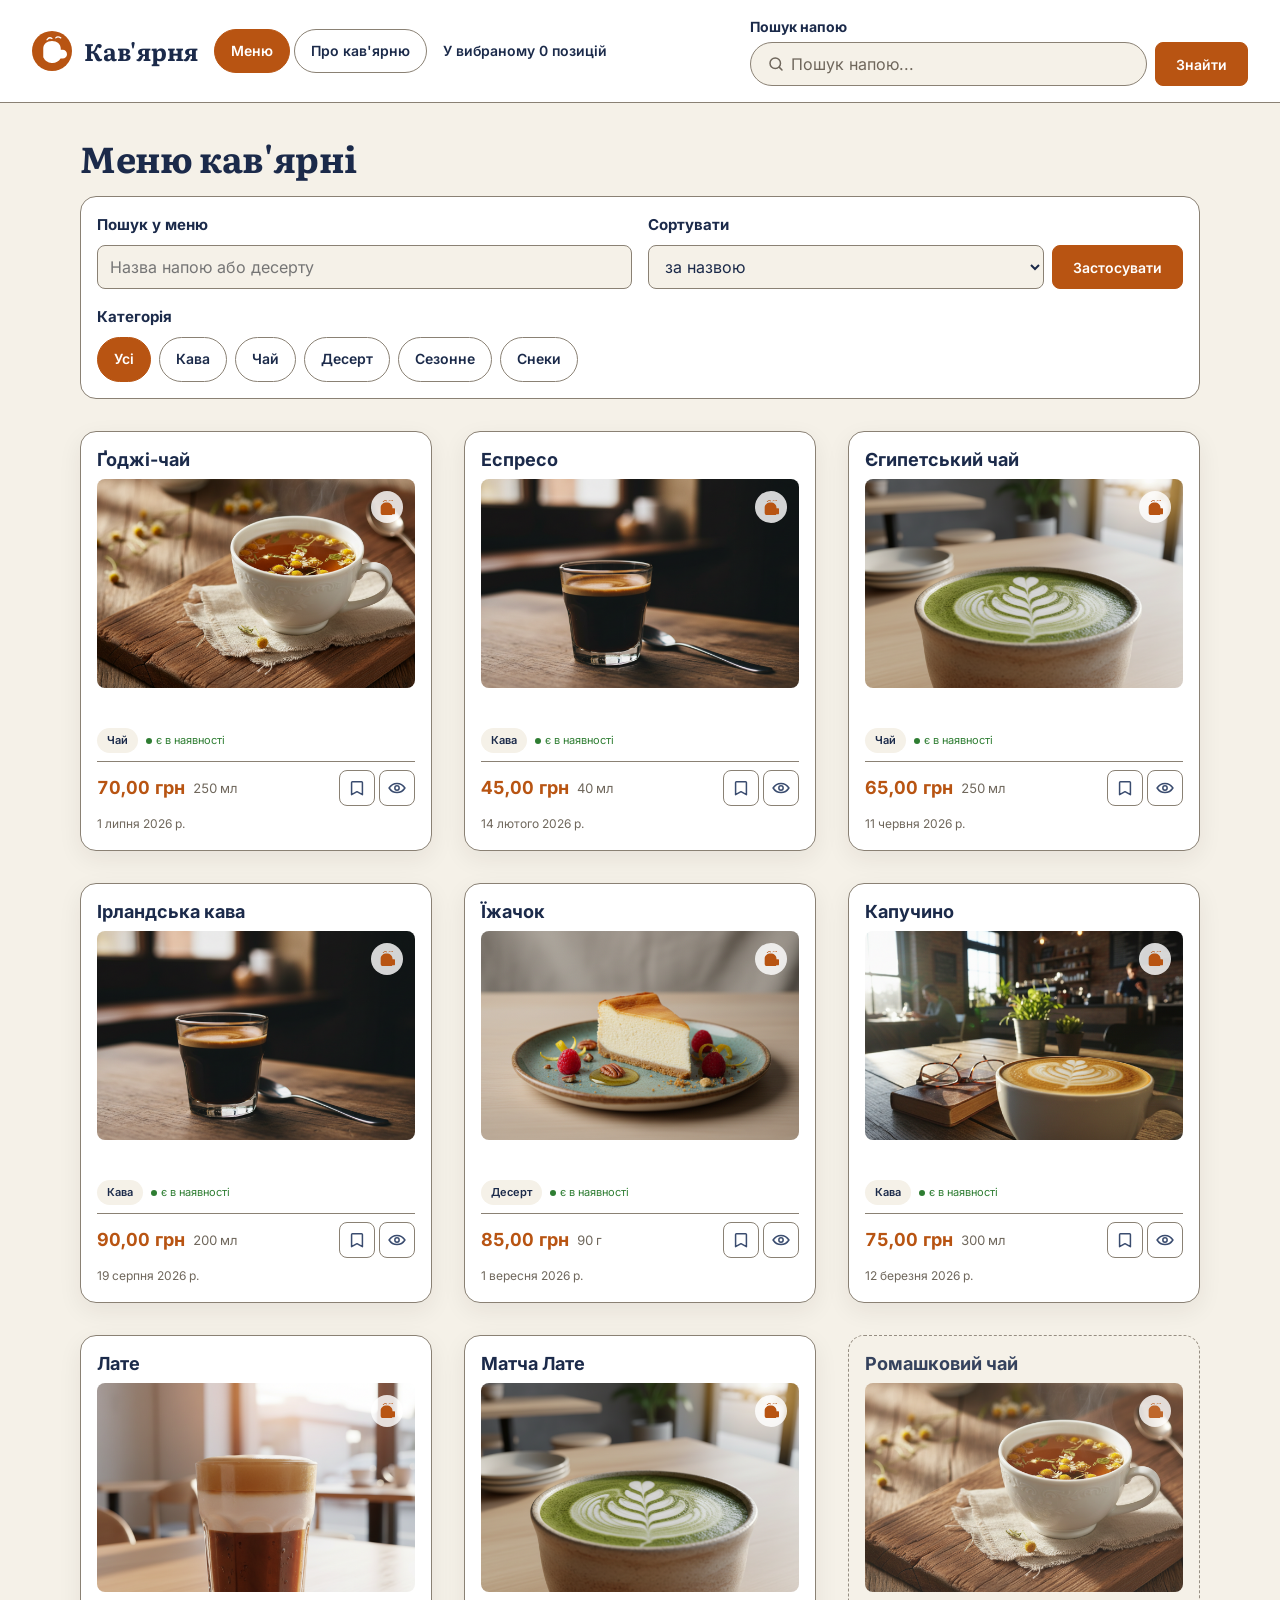
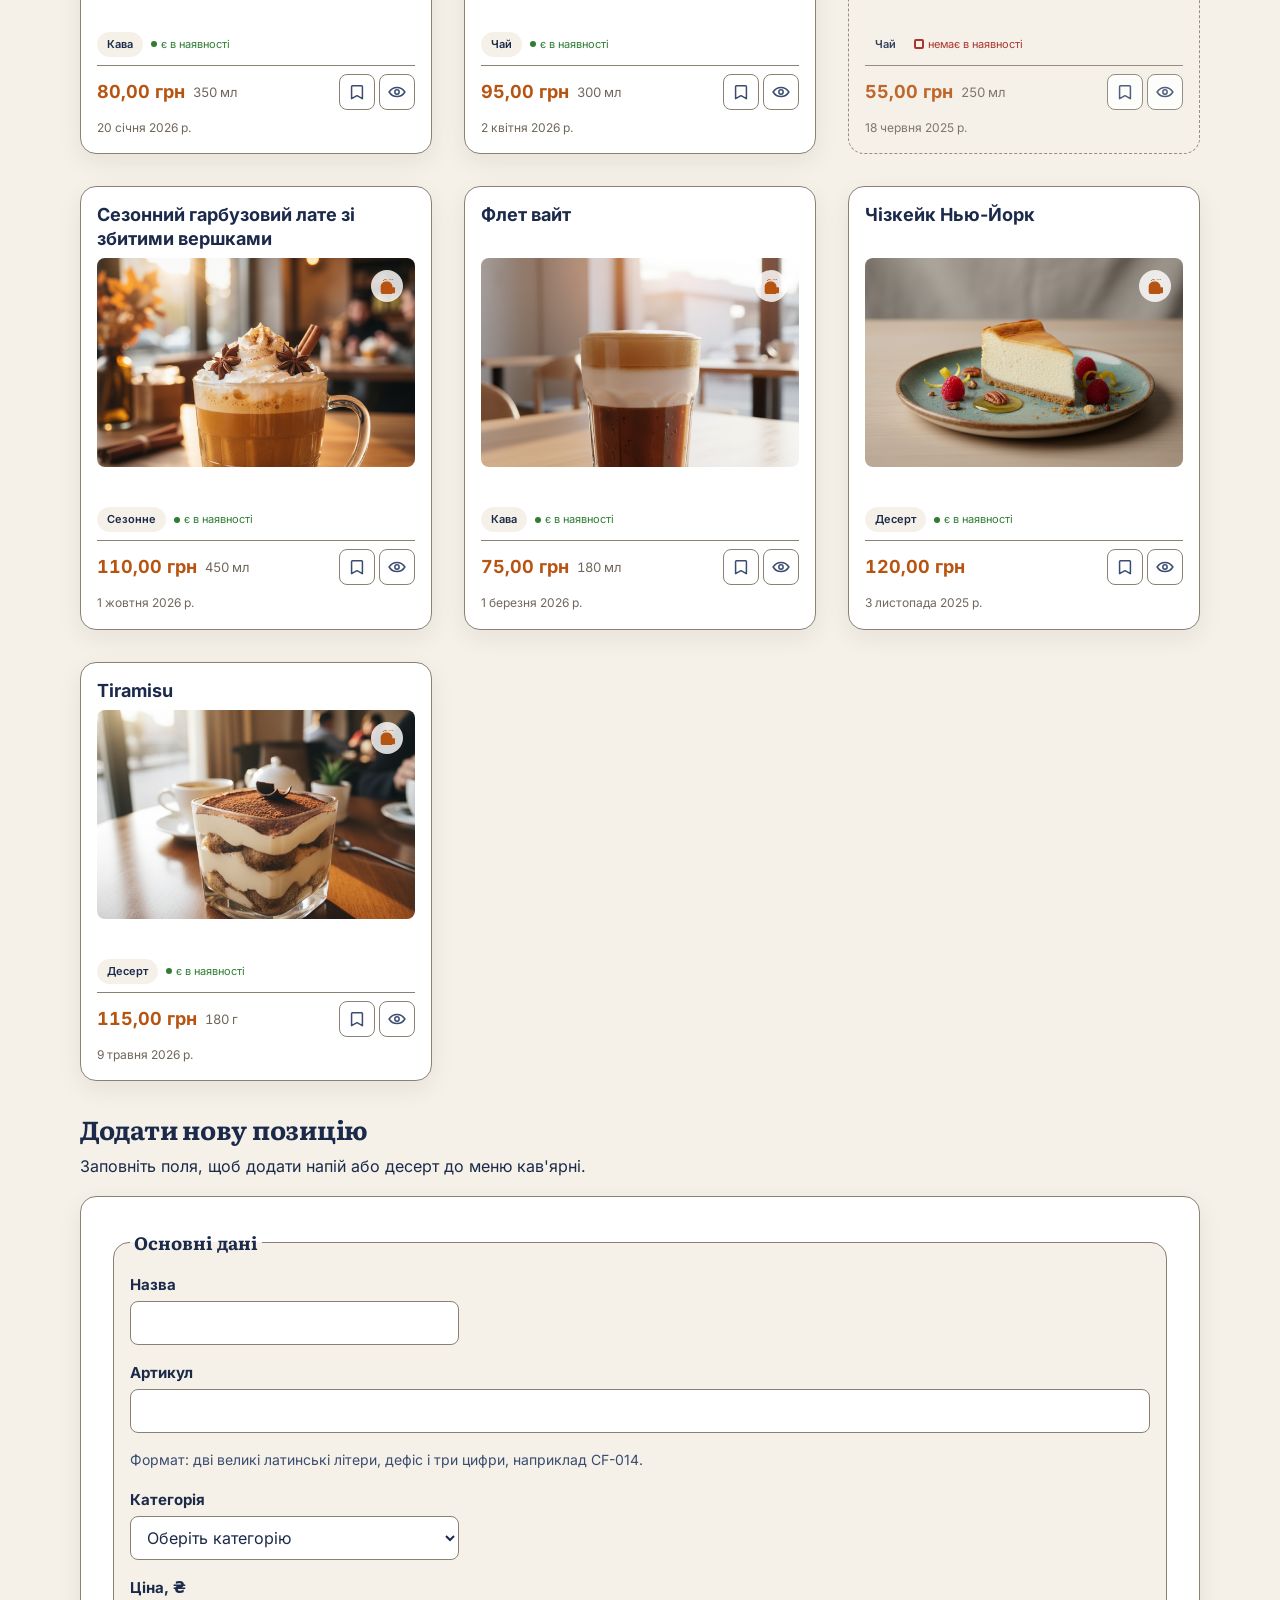
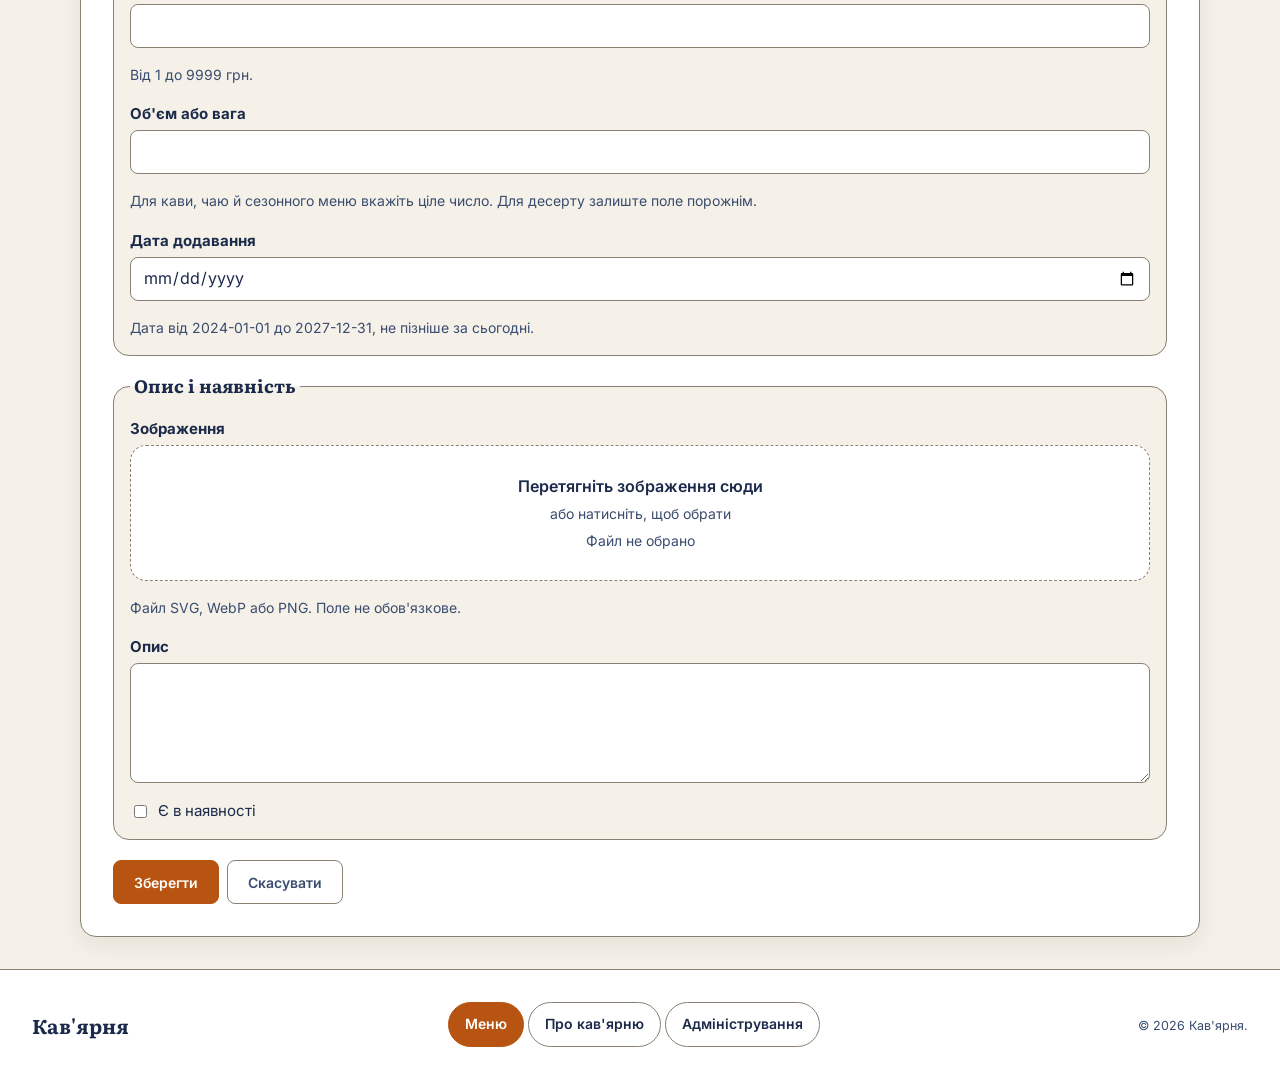
<file: index.html>
<!DOCTYPE html>
<html lang="uk">

<head>
  <meta charset="utf-8">
  <meta name="viewport" content="width=device-width, initial-scale=1">
  <meta name="description"
    content="Каталог напоїв і десертів кав'ярні: кава, чай, сезонне меню та форма додавання нової позиції.">
  <title>Кав'ярня – меню напоїв</title>
  <link rel="icon" href="favicon.ico" sizes="any">
  <link rel="stylesheet" href="css/main.css">
</head>

<body>
  <a class="skip-link" href="#content">Перейти до вмісту</a>

  <header class="site-header">
    <p class="site-header__brand">
      <a class="site-header__logo" href="index.html">
        <img src="images/logo.svg" width="40" height="40" alt="">
        Кав'ярня
      </a>
    </p>

    <nav class="site-nav" aria-label="Основна навігація">
      <ul class="site-nav__list">
        <li class="site-nav__item"><a class="site-nav__link" href="index.html" aria-current="page">Меню</a></li>
        <li class="site-nav__item"><a class="site-nav__link" href="about.html">Про кав'ярню</a></li>
      </ul>
    </nav>

    <p class="favorites" aria-live="polite">У вибраному 0 позицій</p>

    <search class="site-search">
      <form class="site-search__form" action="index.html" method="get" role="search">
        <label class="site-search__label" for="search">Пошук напою</label>
        <input class="site-search__input" id="search" name="q" type="search" placeholder="Пошук напою..." maxlength="80">
        <button class="button button--primary" type="submit">Знайти</button>
      </form>
    </search>
  </header>

  <main class="page" id="content">
    <section class="catalog" id="menu" aria-labelledby="menu-title">
      <h1 id="menu-title">Меню кав'ярні</h1>

      <form class="filters" id="catalog-filters" action="index.html#menu" method="get">
        <p class="filters__field">
          <label class="filters__label" for="catalog-query">Пошук у меню</label>
          <input class="filters__control" id="catalog-query" name="query" type="search" placeholder="Назва напою або десерту" maxlength="80">
        </p>

        <p class="filters__field filters__field--action">
          <span class="filters__heading">
            <label class="filters__label" for="sort">Сортувати</label>
            <button class="filters__reset" type="button" data-action="reset-sort" hidden>Скинути</button>
          </span>
          <select class="filters__control" id="sort" name="sort">
            <option value="title-asc" selected>за назвою</option>
            <option value="price-asc">за ціною: спочатку дешевші</option>
            <option value="price-desc">за ціною: спочатку дорожчі</option>
            <option value="date-desc">за датою: спочатку нові</option>
          </select>
          <button class="button button--primary" type="submit">Застосувати</button>
        </p>

        <fieldset class="filters__categories">
          <legend class="filters__legend">Категорія</legend>
          <div class="chips">
            <label class="chip">
              <input class="chip__input" type="radio" name="category" value="all" checked>
              Усі
            </label>
            <label class="chip">
              <input class="chip__input" type="radio" name="category" value="coffee">
              Кава
            </label>
            <label class="chip">
              <input class="chip__input" type="radio" name="category" value="tea">
              Чай
            </label>
            <label class="chip">
              <input class="chip__input" type="radio" name="category" value="dessert">
              Десерт
            </label>
            <label class="chip">
              <input class="chip__input" type="radio" name="category" value="seasonal">
              Сезонне
            </label>
            <label class="chip">
              <input class="chip__input" type="radio" name="category" value="snacks">
              Снеки
            </label>
          </div>
        </fieldset>
      </form>

      <p class="catalog__count visually-hidden" aria-live="polite"></p>

      <noscript>
        <p>Щоб побачити меню, увімкніть JavaScript.</p>
      </noscript>

      <template id="card-template">
        <article class="card">
          <h2 class="card__title">
            <a class="card__title-link" href="details.html"></a>
          </h2>
          <p class="card__media">
            <img width="320" height="210" loading="lazy" alt="">
          </p>
          <p class="card__description">
            <span class="card__description-text" hidden></span>
          </p>
          <div class="card__footer">
            <div class="card__tags">
              <p class="card__badge"></p>
              <p class="status"></p>
            </div>
            <p class="card__meta">
              <data class="card__price" value=""></data>
              <data class="card__volume" value=""></data>
              <span class="card__actions">
                <button class="card__icon" type="button" data-action="favorite" aria-pressed="false" aria-label="У вибране">
                  <svg viewBox="0 0 24 24" aria-hidden="true" data-state="off">
                    <path d="M6.5 4.5h11a1 1 0 0 1 1 1V20l-6.5-3.6L5.5 20V5.5a1 1 0 0 1 1-1z" fill="none" stroke="currentColor" stroke-width="1.8" stroke-linejoin="round"/>
                  </svg>
                  <svg viewBox="0 0 24 24" aria-hidden="true" data-state="on">
                    <path d="M6.5 4.5h11a1 1 0 0 1 1 1V20l-6.5-3.6L5.5 20V5.5a1 1 0 0 1 1-1z" fill="currentColor"/>
                  </svg>
                </button>
                <button class="card__icon" type="button" data-action="toggle-description" aria-expanded="false" aria-controls="description" aria-label="Показати опис">
                  <svg viewBox="0 0 24 24" aria-hidden="true" data-state="off">
                    <path d="M2.5 12S6 6.5 12 6.5 21.5 12 21.5 12 18 17.5 12 17.5 2.5 12 2.5 12z" fill="none" stroke="currentColor" stroke-width="1.8" stroke-linejoin="round"/>
                    <circle cx="12" cy="12" r="2.6" fill="none" stroke="currentColor" stroke-width="1.8"/>
                  </svg>
                  <svg viewBox="0 0 24 24" aria-hidden="true" data-state="on">
                    <path d="M3 4.5 20 19" fill="none" stroke="currentColor" stroke-width="1.8" stroke-linecap="round"/>
                    <path d="M9.2 6.7A9 9 0 0 1 12 6.5c6 0 9.5 5.5 9.5 5.5a16 16 0 0 1-3.1 3.6M6.2 7.4C4 9 2.5 12 2.5 12S6 17.5 12 17.5a9 9 0 0 0 3.6-.8" fill="none" stroke="currentColor" stroke-width="1.8" stroke-linecap="round" stroke-linejoin="round"/>
                  </svg>
                </button>
              </span>
            </p>
            <p class="card__added"><time datetime=""></time></p>
          </div>
        </article>
      </template>

      <ul class="catalog__list"></ul>
    </section>

    <section id="add" aria-labelledby="add-title">
      <h2 id="add-title">Додати нову позицію</h2>
      <p>Заповніть поля, щоб додати напій або десерт до меню кав'ярні.</p>
      <div id="catalog-add-errors" class="form-errors" tabindex="-1" hidden></div>

      <form class="form" id="catalog-add" action="index.html#add" method="get">
        <fieldset class="form__group">
          <legend class="form__legend">Основні дані</legend>

          <div class="form__field">
            <label class="form__label" for="title">Назва</label>
            <input id="title" name="title" type="text" required minlength="2" maxlength="80" autocomplete="off"
              data-value-missing="Заповніть назву" aria-describedby="title-error">
            <p id="title-error" class="form__error"></p>
          </div>

          <div class="form__field">
            <label class="form__label" for="sku">Артикул</label>
            <input id="sku" name="sku" type="text" required maxlength="6" pattern="^[A-Z]{2}-\d{3}$"
              data-value-missing="Вкажіть артикул"
              data-pattern-message="Дві великі латинські літери, дефіс і три цифри, наприклад CF-012"
              aria-describedby="sku-hint sku-error" title="Дві великі латинські літери, дефіс і три цифри"
              autocomplete="off">
            <p id="sku-error" class="form__error"></p>
          </div>
          <p class="form__hint" id="sku-hint">Формат: дві великі латинські літери, дефіс і три цифри, наприклад CF-014.</p>

          <div class="form__field">
            <label class="form__label" for="category">Категорія</label>
            <select id="category" name="category" required data-value-missing="Оберіть категорію"
              aria-describedby="category-error">
              <option value="">Оберіть категорію</option>
              <option value="coffee">Кава</option>
              <option value="tea">Чай</option>
              <option value="dessert">Десерт</option>
              <option value="seasonal">Сезонне</option>
            </select>
            <p id="category-error" class="form__error"></p>
          </div>

          <div class="form__field">
            <label class="form__label" for="price">Ціна, ₴</label>
            <input id="price" name="price" type="number" required min="1" max="9999" step="1" inputmode="numeric"
              data-value-missing="Вкажіть ціну" aria-describedby="price-hint price-error">
            <p id="price-error" class="form__error"></p>
          </div>
          <p class="form__hint" id="price-hint">Від 1 до 9999 грн.</p>

          <div class="form__field">
            <label class="form__label" for="volume">Об'єм або вага</label>
            <input id="volume" name="volume" type="number" min="1" max="1000" step="1" inputmode="numeric"
              aria-describedby="volume-hint volume-error">
            <p id="volume-error" class="form__error"></p>
          </div>
          <p class="form__hint" id="volume-hint">Для кави, чаю й сезонного меню вкажіть ціле число. Для десерту залиште поле порожнім.</p>

          <div class="form__field">
            <label class="form__label" for="addedAt">Дата додавання</label>
            <input id="addedAt" name="addedAt" type="date" required min="2024-01-01" max="2027-12-31"
              data-value-missing="Вкажіть дату додавання" aria-describedby="added-at-hint addedAt-error">
            <p id="addedAt-error" class="form__error"></p>
          </div>
          <p class="form__hint" id="added-at-hint">Дата від 2024-01-01 до 2027-12-31, не пізніше за сьогодні.</p>
        </fieldset>

        <fieldset class="form__group">
          <legend class="form__legend">Опис і наявність</legend>

          <p class="form__field">
            <label class="form__label" id="image-label" for="image">Зображення</label>
            <label class="dropzone">
              <input class="dropzone__input" id="image" name="image" type="file"
                accept="image/svg+xml,image/webp,image/png,.svg,.webp,.png"
                aria-labelledby="image-label" aria-describedby="image-hint">
              <span class="dropzone__title">Перетягніть зображення сюди</span>
              <span class="dropzone__note">або натисніть, щоб обрати</span>
              <span class="dropzone__file" aria-live="polite">Файл не обрано</span>
            </label>
          </p>
          <p class="form__hint" id="image-hint">Файл SVG, WebP або PNG. Поле не обов'язкове.</p>

          <div class="form__field">
            <label class="form__label" for="description">Опис</label>
            <textarea id="description" name="description" required maxlength="300" rows="4"
              data-value-missing="Заповніть опис" aria-describedby="description-error"></textarea>
            <p id="description-error" class="form__error"></p>
          </div>

          <p class="form__field form__field--choice">
            <label class="form__label">
              <input id="inStock" name="inStock" type="checkbox" value="true">
              Є в наявності
            </label>
          </p>
        </fieldset>

        <p class="form__actions">
          <button class="button button--primary" type="submit">Зберегти</button>
          <button class="button button--secondary" type="reset">Скасувати</button>
        </p>
      </form>

      <section id="catalog-add-preview" class="preview" hidden aria-labelledby="catalog-add-preview-title">
        <h3 id="catalog-add-preview-title">Попередній перегляд</h3>
        <ul id="catalog-add-preview-list" class="catalog__list"></ul>
        <pre id="catalog-add-preview-json" class="preview__json"></pre>
      </section>
    </section>
  </main>

  <footer class="site-footer">
    <p class="site-footer__title">Кав'ярня</p>
    <nav class="site-footer__nav" aria-label="Навігація в підвалі">
      <ul class="site-footer__list">
        <li class="site-footer__item"><a class="site-footer__link" href="index.html" aria-current="page">Меню</a></li>
        <li class="site-footer__item"><a class="site-footer__link" href="about.html">Про кав'ярню</a></li>
        <li class="site-footer__item"><a class="site-footer__link" href="admin.html">Адміністрування</a></li>
      </ul>
    </nav>
    <p class="site-footer__copy">
      <small>© 2026 Кав'ярня.</small>
    </p>
  </footer>
  <script src="js/file-drop.js"></script>
  <script type="module" src="js/main.js"></script>
</body>

</html>
</file>
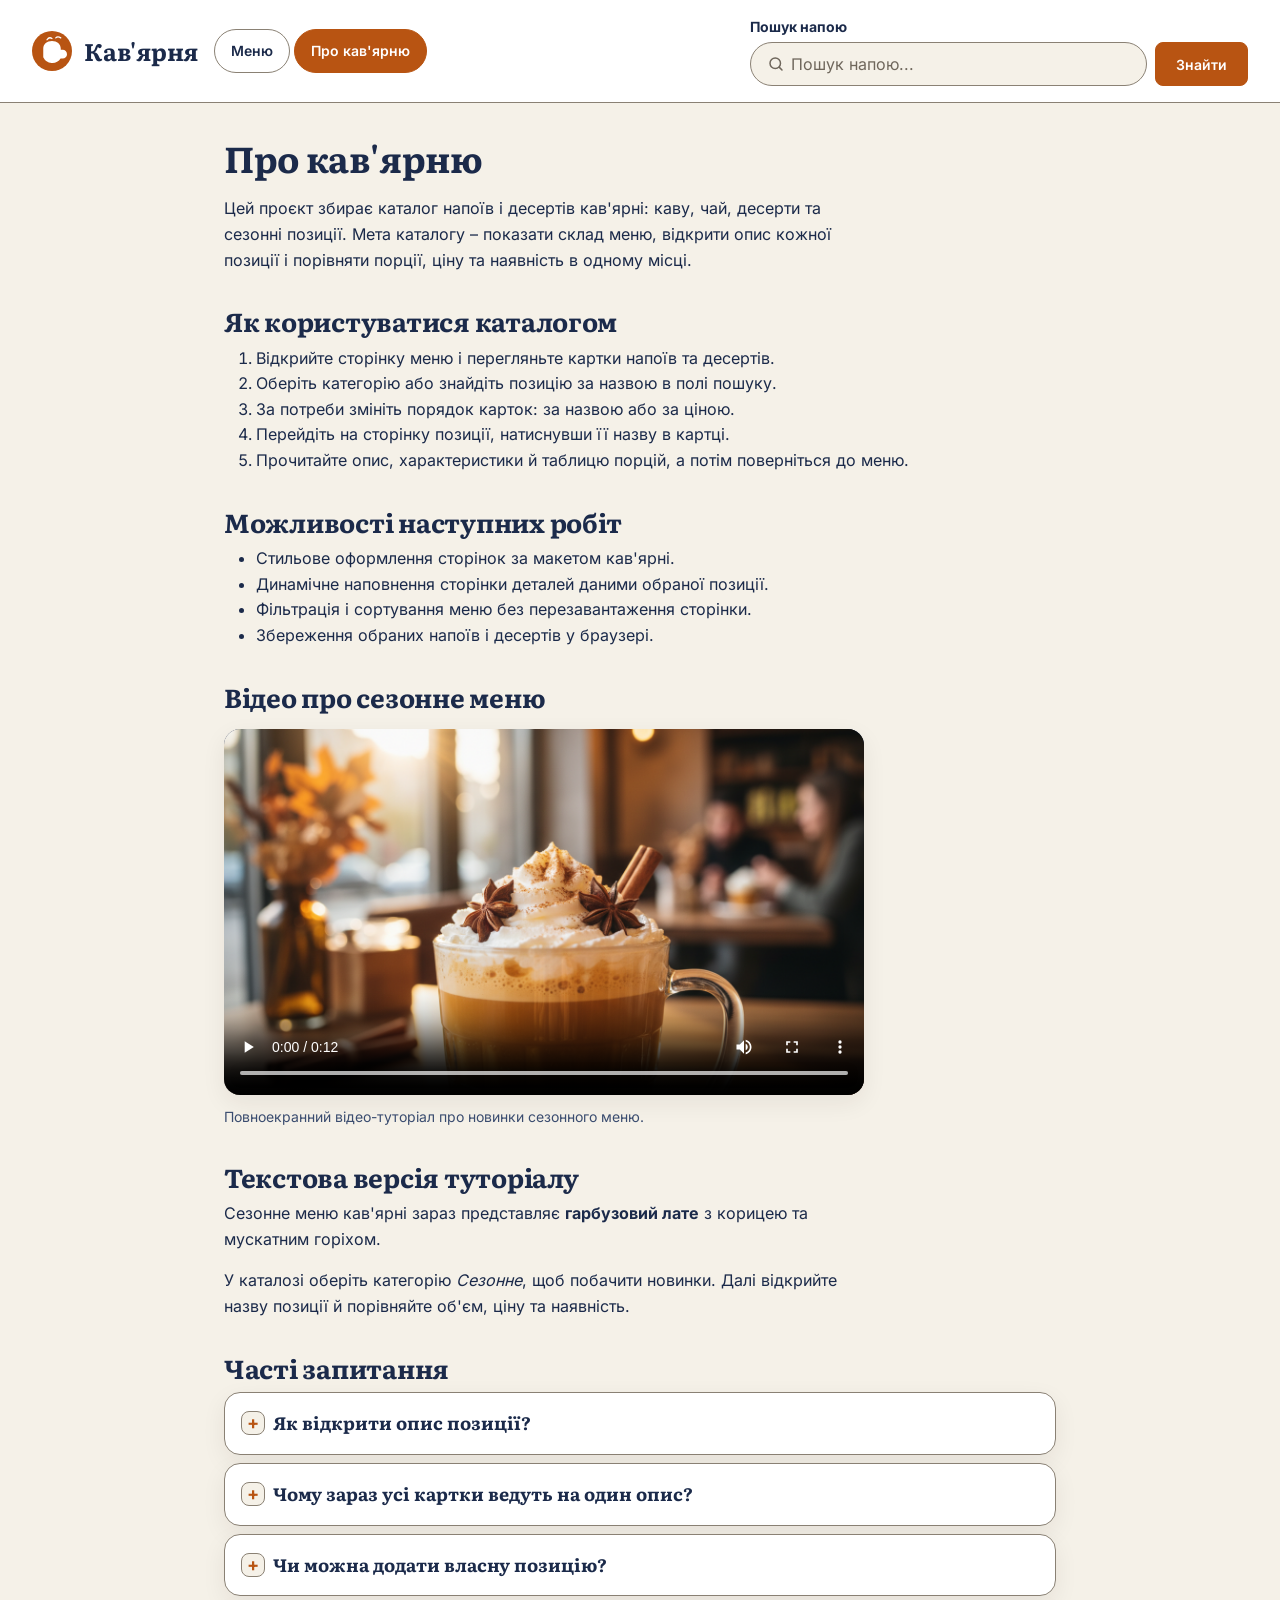
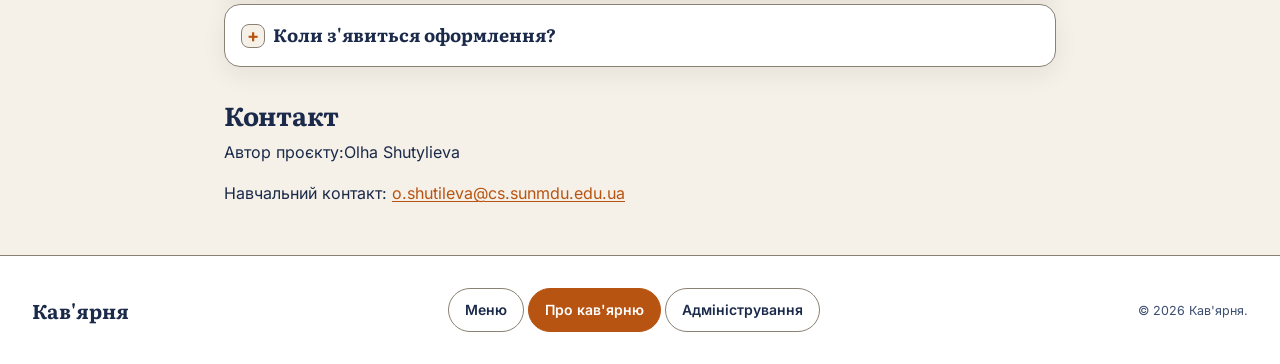
<file: about.html>
<!DOCTYPE html>
<html lang="uk">

<head>
  <meta charset="utf-8">
  <meta name="viewport" content="width=device-width, initial-scale=1">
  <meta name="description"
    content="Про проєкт каталогу кав'ярні: як користуватися меню, майбутні можливості, відео про сезонні новинки та відповіді на часті запитання.">
  <title>Про кав'ярню – Кав'ярня</title>
  <link rel="icon" href="favicon.ico" sizes="any">
  <link rel="stylesheet" href="css/main.css">
</head>

<body>
  <a class="skip-link" href="#content">Перейти до вмісту</a>

  <header class="site-header">
    <p class="site-header__brand">
      <a class="site-header__logo" href="index.html">
        <img src="images/logo.svg" width="40" height="40" alt="">
        Кав'ярня
      </a>
    </p>

    <nav class="site-nav" aria-label="Основна навігація">
      <ul class="site-nav__list">
        <li class="site-nav__item"><a class="site-nav__link" href="index.html">Меню</a></li>
        <li class="site-nav__item"><a class="site-nav__link" href="about.html" aria-current="page">Про кав'ярню</a></li>
      </ul>
    </nav>

    <search class="site-search">
      <form class="site-search__form" action="index.html" method="get" role="search">
        <label class="site-search__label" for="search">Пошук напою</label>
        <input class="site-search__input" id="search" name="q" type="search" placeholder="Пошук напою..." maxlength="80">
        <button class="button button--primary" type="submit">Знайти</button>
      </form>
    </search>
  </header>

  <main class="page page--reading" id="content">
    <h1>Про кав'ярню</h1>
    <p>
      Цей проєкт збирає каталог напоїв і десертів кав'ярні: каву, чай, десерти та сезонні позиції.
      Мета каталогу – показати склад меню, відкрити опис кожної позиції
      і порівняти порції, ціну та наявність в одному місці.
    </p>

    <section aria-labelledby="howto-title">
      <h2 id="howto-title">Як користуватися каталогом</h2>
      <ol>
        <li>Відкрийте сторінку меню і перегляньте картки напоїв та десертів.</li>
        <li>Оберіть категорію або знайдіть позицію за назвою в полі пошуку.</li>
        <li>За потреби змініть порядок карток: за назвою або за ціною.</li>
        <li>Перейдіть на сторінку позиції, натиснувши її назву в картці.</li>
        <li>Прочитайте опис, характеристики й таблицю порцій, а потім поверніться до меню.</li>
      </ol>
    </section>

    <section aria-labelledby="next-title">
      <h2 id="next-title">Можливості наступних робіт</h2>
      <ul>
        <li>Стильове оформлення сторінок за макетом кав'ярні.</li>
        <li>Динамічне наповнення сторінки деталей даними обраної позиції.</li>
        <li>Фільтрація і сортування меню без перезавантаження сторінки.</li>
        <li>Збереження обраних напоїв і десертів у браузері.</li>
      </ul>
    </section>

    <section aria-labelledby="video-title">
      <h2 id="video-title">Відео про сезонне меню</h2>
      <figure class="video-figure">
        <video controls preload="metadata" width="640" height="360" poster="images/pumpkin-latte.png">
          <source src="media/seasonal-menu.webm" type="video/webm">
          <source src="media/seasonal-menu.mp4" type="video/mp4">
          <track kind="subtitles" src="media/seasonal-menu.uk.vtt" srclang="uk" label="Українські субтитри" default>
          <p>
            Браузер не відтворює відео.
            Прочитайте <a href="#transcript">текстову версію туторіалу</a>.
          </p>
        </video>
        <figcaption>Повноекранний відео-туторіал про новинки сезонного меню.</figcaption>
      </figure>
    </section>

    <section id="transcript" aria-labelledby="transcript-title">
      <h2 id="transcript-title">Текстова версія туторіалу</h2>
      <p>
        Сезонне меню кав'ярні зараз представляє <strong>гарбузовий лате</strong>
        з корицею та мускатним горіхом.
      </p>
      <p>
        У каталозі оберіть категорію <em>Сезонне</em>, щоб побачити новинки.
        Далі відкрийте назву позиції й порівняйте об'єм, ціну та наявність.
      </p>
    </section>

    <section class="faq" aria-labelledby="faq-title">
      <h2 id="faq-title">Часті запитання</h2>
      <details class="faq__item" name="faq">
        <summary class="faq__question">Як відкрити опис позиції?</summary>
        <p>На сторінці меню натисніть назву напою або десерту в картці. Відкриється сторінка з фото, описом і таблицею порцій.</p>
      </details>
      <details class="faq__item" name="faq">
        <summary class="faq__question">Чому зараз усі картки ведуть на один опис?</summary>
        <p>На цьому етапі сторінка деталей спільна для каталогу. У наступній роботі з JavaScript її вміст підставлятиметься для кожної позиції окремо.</p>
      </details>
      <details class="faq__item" name="faq">
        <summary class="faq__question">Чи можна додати власну позицію?</summary>
        <p>Так. Унизу сторінки меню є форма «Додати нову позицію». Заповніть назву, категорію, ціну, об'єм і опис.</p>
      </details>
      <details class="faq__item" name="faq">
        <summary class="faq__question">Коли з'явиться оформлення?</summary>
        <p>Стилі підключать у наступних роботах. Зараз сторінки містять лише семантичну розмітку, щоб структура лишалася доступною без оформлення.</p>
      </details>
    </section>

    <section class="contact" aria-labelledby="contact-title">
      <h2 id="contact-title">Контакт</h2>
      <address>
        <p>Автор проєкту:Olha Shutylieva </p>
        <p>
          Навчальний контакт:
          <a href="mailto:o.shutileva@cs.sunmdu.edu.ua">o.shutileva@cs.sunmdu.edu.ua</a>
        </p>
      </address>
    </section>
  </main>

  <footer class="site-footer">
    <p class="site-footer__title">Кав'ярня</p>
    <nav class="site-footer__nav" aria-label="Навігація в підвалі">
      <ul class="site-footer__list">
        <li class="site-footer__item"><a class="site-footer__link" href="index.html">Меню</a></li>
        <li class="site-footer__item"><a class="site-footer__link" href="about.html" aria-current="page">Про кав'ярню</a></li>
        <li class="site-footer__item"><a class="site-footer__link" href="admin.html">Адміністрування</a></li>
      </ul>
    </nav>
    <p class="site-footer__copy">
      <small>© 2026 Кав'ярня.</small>
    </p>
  </footer>
</body>

</html>
</file>
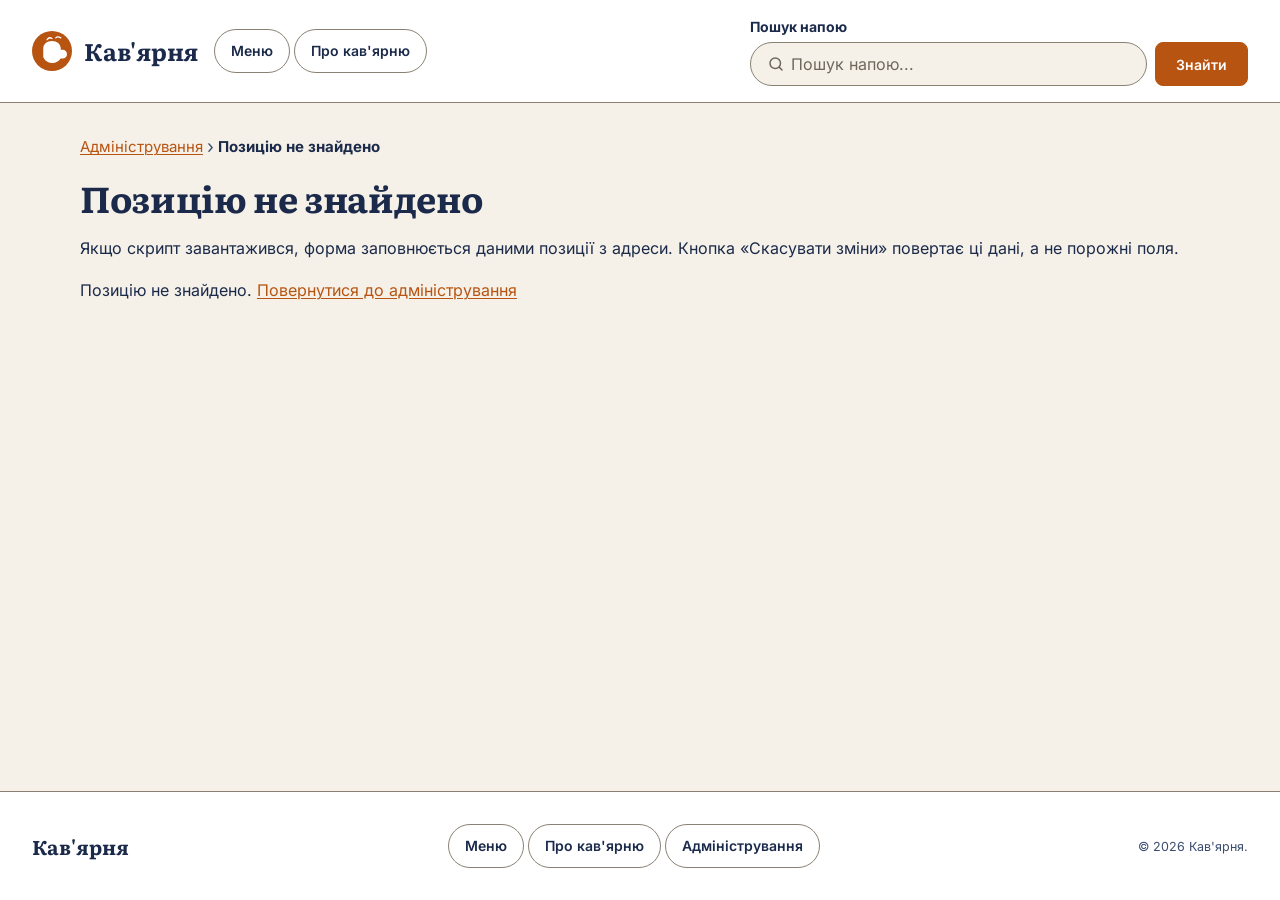
<file: admin-edit.html>
<!DOCTYPE html>
<html lang="uk">

<head>
  <meta charset="utf-8">
  <meta name="viewport" content="width=device-width, initial-scale=1">
  <meta name="description"
    content="Навчальна форма редагування позиції меню: поля заповнюються даними з адреси.">
  <title>Редагування позиції – Кав'ярня</title>
  <link rel="icon" href="favicon.ico" sizes="any">
  <link rel="stylesheet" href="css/main.css">
</head>

<body>
  <a class="skip-link" href="#content">Перейти до вмісту</a>

  <header class="site-header">
    <p class="site-header__brand">
      <a class="site-header__logo" href="index.html">
        <img src="images/logo.svg" width="40" height="40" alt="">
        Кав'ярня
      </a>
    </p>

    <nav class="site-nav" aria-label="Основна навігація">
      <ul class="site-nav__list">
        <li class="site-nav__item"><a class="site-nav__link" href="index.html">Меню</a></li>
        <li class="site-nav__item"><a class="site-nav__link" href="about.html">Про кав'ярню</a></li>
      </ul>
    </nav>

    <search class="site-search">
      <form class="site-search__form" action="index.html" method="get" role="search">
        <label class="site-search__label" for="search">Пошук напою</label>
        <input class="site-search__input" id="search" name="q" type="search" placeholder="Пошук напою..." maxlength="80">
        <button class="button button--primary" type="submit">Знайти</button>
      </form>
    </search>
  </header>

  <main class="page" id="content">
    <nav class="breadcrumbs" aria-label="Навігаційний ланцюжок">
      <ol class="breadcrumbs__list">
        <li class="breadcrumbs__item"><a href="admin.html">Адміністрування</a></li>
        <li class="breadcrumbs__item"><a href="admin-edit.html" aria-current="page" id="crumb-current">Редагування позиції</a></li>
      </ol>
    </nav>

    <h1 id="edit-title">Редагування позиції</h1>
    <p>Якщо скрипт завантажився, форма заповнюється даними позиції з адреси. Кнопка «Скасувати зміни» повертає ці дані, а не порожні поля.</p>
    <p id="edit-missing" hidden>Позицію не знайдено. <a href="admin.html">Повернутися до адміністрування</a></p>

    <div id="edit-errors" class="form-errors" tabindex="-1" hidden></div>
    <form class="form" id="edit-item" action="admin-edit.html" method="get">
      <input type="hidden" name="id">

      <fieldset class="form__group">
        <legend class="form__legend">Основні дані</legend>

        <div class="form__field">
          <label class="form__label" for="title">Назва</label>
          <input id="title" name="title" type="text" required minlength="2" maxlength="80" autocomplete="off"
            data-value-missing="Заповніть назву" aria-describedby="title-error">
          <p id="title-error" class="form__error"></p>
        </div>

        <div class="form__field">
          <label class="form__label" for="sku">Артикул</label>
          <input id="sku" name="sku" type="text" required maxlength="6" pattern="^[A-Z]{2}-\d{3}$"
            data-value-missing="Вкажіть артикул"
            data-pattern-message="Дві великі латинські літери, дефіс і три цифри, наприклад CF-012"
            aria-describedby="sku-hint sku-error" title="Дві великі латинські літери, дефіс і три цифри"
            autocomplete="off">
          <p id="sku-error" class="form__error"></p>
        </div>
        <p class="form__hint" id="sku-hint">Формат: дві великі латинські літери, дефіс і три цифри, наприклад CF-014.</p>

        <div class="form__field">
          <label class="form__label" for="category">Категорія</label>
          <select id="category" name="category" required data-value-missing="Оберіть категорію"
            aria-describedby="category-error">
            <option value="">Оберіть категорію</option>
            <option value="coffee">Кава</option>
            <option value="tea">Чай</option>
            <option value="dessert">Десерт</option>
            <option value="seasonal">Сезонне</option>
          </select>
          <p id="category-error" class="form__error"></p>
        </div>

        <div class="form__field">
          <label class="form__label" for="price">Ціна, ₴</label>
          <input id="price" name="price" type="number" required min="1" max="9999" step="1" inputmode="numeric"
            data-value-missing="Вкажіть ціну" aria-describedby="price-hint price-error">
          <p id="price-error" class="form__error"></p>
        </div>
        <p class="form__hint" id="price-hint">Від 1 до 9999 грн.</p>

        <div class="form__field">
          <label class="form__label" for="volume">Об'єм або вага</label>
          <input id="volume" name="volume" type="number" min="1" max="1000" step="1" inputmode="numeric"
            aria-describedby="volume-hint volume-error">
          <p id="volume-error" class="form__error"></p>
        </div>
        <p class="form__hint" id="volume-hint">Для кави, чаю й сезонного меню вкажіть ціле число. Для десерту залиште поле порожнім.</p>

        <div class="form__field">
          <label class="form__label" for="addedAt">Дата додавання</label>
          <input id="addedAt" name="addedAt" type="date" required min="2024-01-01" max="2027-12-31"
            data-value-missing="Вкажіть дату додавання" aria-describedby="added-at-hint addedAt-error">
          <p id="addedAt-error" class="form__error"></p>
        </div>
        <p class="form__hint" id="added-at-hint">Дата від 2024-01-01 до 2027-12-31, не пізніше за сьогодні.</p>
      </fieldset>

      <fieldset class="form__group">
        <legend class="form__legend">Опис і наявність</legend>

        <p class="form__note" id="current-image" hidden></p>
        <p class="form__field">
          <label class="form__label" id="image-label" for="image">Зображення</label>
          <label class="dropzone">
            <input class="dropzone__input" id="image" name="image" type="file"
              accept="image/svg+xml,image/webp,image/png,.svg,.webp,.png"
              aria-labelledby="image-label" aria-describedby="image-hint">
            <span class="dropzone__title">Перетягніть зображення сюди</span>
            <span class="dropzone__note">або натисніть, щоб обрати</span>
            <span class="dropzone__file" aria-live="polite">Файл не обрано</span>
          </label>
        </p>
        <p class="form__hint" id="image-hint">Файл SVG, WebP або PNG. Поле файлу не зберігає попереднє значення.</p>

        <div class="form__field">
          <label class="form__label" for="description">Опис</label>
          <textarea id="description" name="description" required maxlength="300" rows="4"
            data-value-missing="Заповніть опис" aria-describedby="description-error"></textarea>
          <p id="description-error" class="form__error"></p>
        </div>

        <p class="form__field form__field--choice">
          <label class="form__label">
            <input id="inStock" name="inStock" type="checkbox" value="true">
            Є в наявності
          </label>
        </p>
      </fieldset>

      <p class="form__actions">
        <button class="button button--primary" type="submit">Зберегти зміни</button>
        <button class="button button--secondary" type="reset">Скасувати зміни</button>
        <a class="button button--secondary" href="admin.html">Повернутися до адміністрування</a>
      </p>
    </form>

    <section id="edit-preview" class="preview" hidden aria-labelledby="edit-preview-title">
      <h2 id="edit-preview-title">Попередній перегляд</h2>
      <ul id="edit-preview-list" class="catalog__list"></ul>
      <pre id="edit-preview-json" class="preview__json"></pre>
    </section>

    <template id="card-template">
      <article class="card">
        <h2 class="card__title">
          <a class="card__title-link" href="details.html"></a>
        </h2>
        <p class="card__media">
          <img width="320" height="210" loading="lazy" alt="">
        </p>
        <p class="card__description">
          <span class="card__description-text" hidden></span>
        </p>
        <div class="card__footer">
          <div class="card__tags">
            <p class="card__badge"></p>
            <p class="status"></p>
          </div>
          <p class="card__meta">
            <data class="card__price" value=""></data>
            <data class="card__volume" value=""></data>
            <span class="card__actions">
              <button class="card__icon" type="button" data-action="favorite" aria-pressed="false" aria-label="У вибране">
                <svg viewBox="0 0 24 24" aria-hidden="true" data-state="off">
                  <path d="M6.5 4.5h11a1 1 0 0 1 1 1V20l-6.5-3.6L5.5 20V5.5a1 1 0 0 1 1-1z" fill="none" stroke="currentColor" stroke-width="1.8" stroke-linejoin="round"/>
                </svg>
                <svg viewBox="0 0 24 24" aria-hidden="true" data-state="on">
                  <path d="M6.5 4.5h11a1 1 0 0 1 1 1V20l-6.5-3.6L5.5 20V5.5a1 1 0 0 1 1-1z" fill="currentColor"/>
                </svg>
              </button>
              <button class="card__icon" type="button" data-action="toggle-description" aria-expanded="false" aria-controls="description" aria-label="Показати опис">
                <svg viewBox="0 0 24 24" aria-hidden="true" data-state="off">
                  <path d="M2.5 12S6 6.5 12 6.5 21.5 12 21.5 12 18 17.5 12 17.5 2.5 12 2.5 12z" fill="none" stroke="currentColor" stroke-width="1.8" stroke-linejoin="round"/>
                  <circle cx="12" cy="12" r="2.6" fill="none" stroke="currentColor" stroke-width="1.8"/>
                </svg>
                <svg viewBox="0 0 24 24" aria-hidden="true" data-state="on">
                  <path d="M3 4.5 20 19" fill="none" stroke="currentColor" stroke-width="1.8" stroke-linecap="round"/>
                  <path d="M9.2 6.7A9 9 0 0 1 12 6.5c6 0 9.5 5.5 9.5 5.5a16 16 0 0 1-3.1 3.6M6.2 7.4C4 9 2.5 12 2.5 12S6 17.5 12 17.5a9 9 0 0 0 3.6-.8" fill="none" stroke="currentColor" stroke-width="1.8" stroke-linecap="round" stroke-linejoin="round"/>
                </svg>
              </button>
            </span>
          </p>
          <p class="card__added"><time datetime=""></time></p>
        </div>
      </article>
    </template>
  </main>

  <footer class="site-footer">
    <p class="site-footer__title">Кав'ярня</p>
    <nav class="site-footer__nav" aria-label="Навігація в підвалі">
      <ul class="site-footer__list">
        <li class="site-footer__item"><a class="site-footer__link" href="index.html">Меню</a></li>
        <li class="site-footer__item"><a class="site-footer__link" href="about.html">Про кав'ярню</a></li>
        <li class="site-footer__item"><a class="site-footer__link" href="admin.html">Адміністрування</a></li>
      </ul>
    </nav>
    <p class="site-footer__copy">
      <small>© 2026 Кав'ярня.</small>
    </p>
  </footer>
  <script src="js/file-drop.js"></script>
  <script type="module" src="js/admin-edit-page.js"></script>
</body>

</html>
</file>
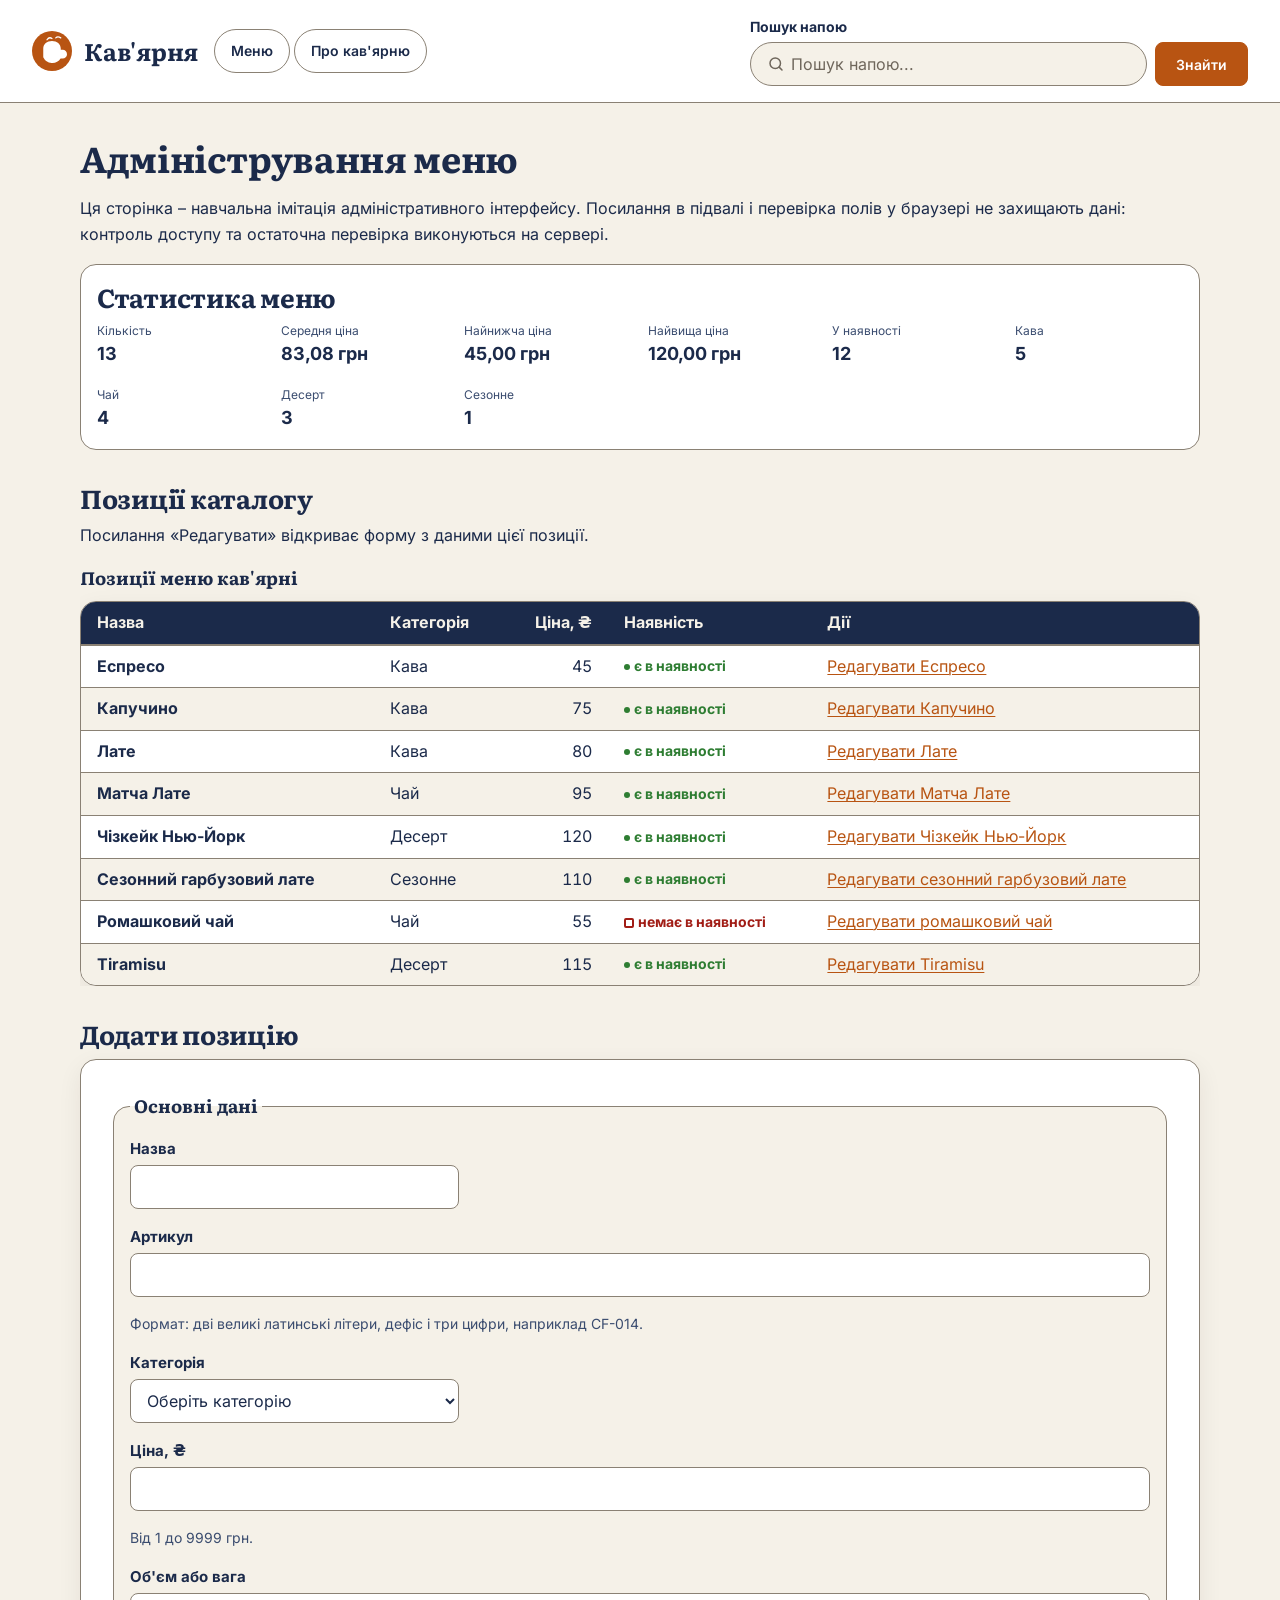
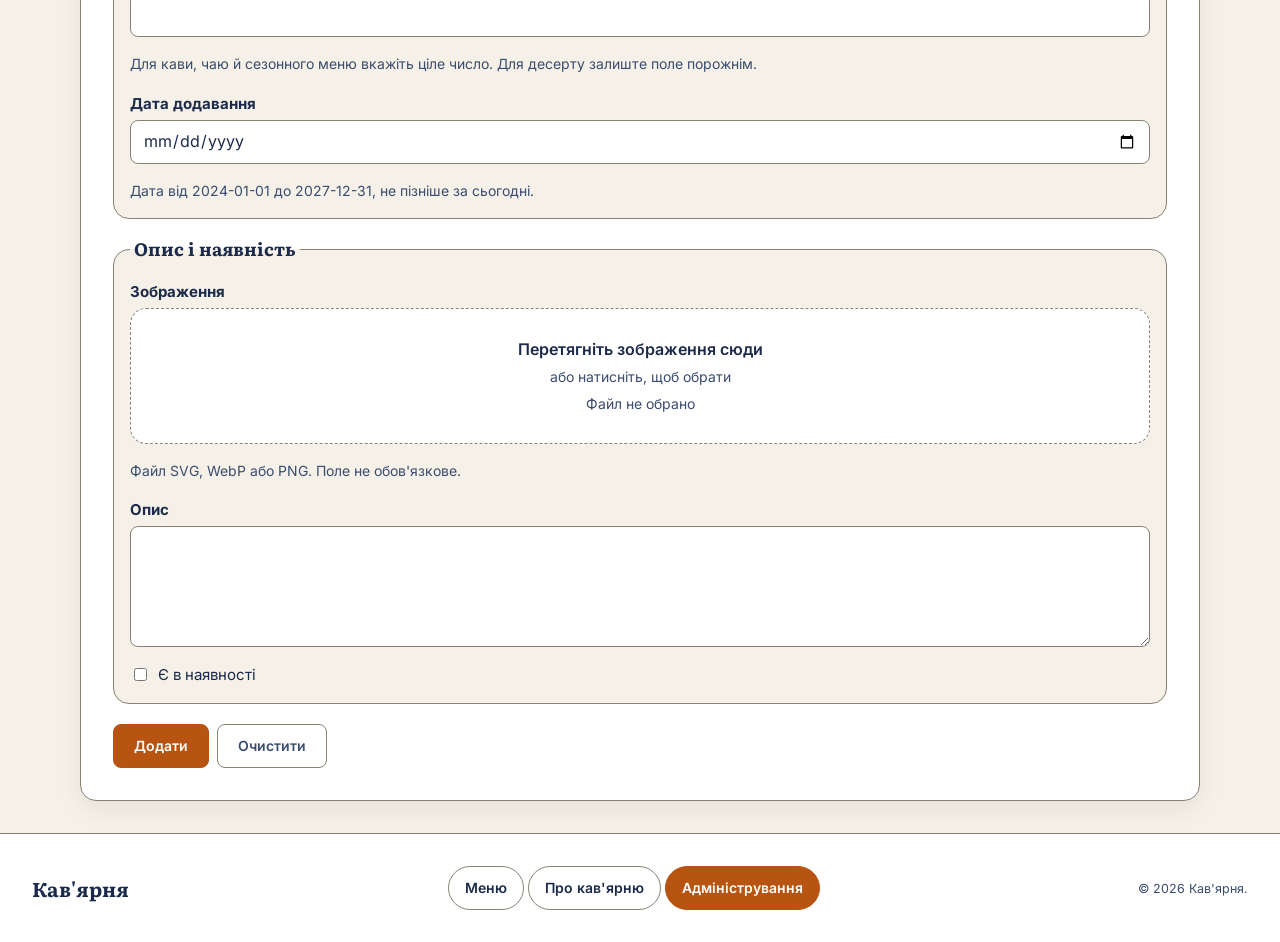
<file: admin.html>
<!DOCTYPE html>
<html lang="uk">

<head>
  <meta charset="utf-8">
  <meta name="viewport" content="width=device-width, initial-scale=1">
  <meta name="description"
    content="Навчальна сторінка адміністрування меню кав'ярні: таблиця позицій і форма додавання.">
  <title>Адміністрування – Кав'ярня</title>
  <link rel="icon" href="favicon.ico" sizes="any">
  <link rel="stylesheet" href="css/main.css">
</head>

<body>
  <a class="skip-link" href="#content">Перейти до вмісту</a>

  <header class="site-header">
    <p class="site-header__brand">
      <a class="site-header__logo" href="index.html">
        <img src="images/logo.svg" width="40" height="40" alt="">
        Кав'ярня
      </a>
    </p>

    <nav class="site-nav" aria-label="Основна навігація">
      <ul class="site-nav__list">
        <li class="site-nav__item"><a class="site-nav__link" href="index.html">Меню</a></li>
        <li class="site-nav__item"><a class="site-nav__link" href="about.html">Про кав'ярню</a></li>
      </ul>
    </nav>

    <search class="site-search">
      <form class="site-search__form" action="index.html" method="get" role="search">
        <label class="site-search__label" for="search">Пошук напою</label>
        <input class="site-search__input" id="search" name="q" type="search" placeholder="Пошук напою..." maxlength="80">
        <button class="button button--primary" type="submit">Знайти</button>
      </form>
    </search>
  </header>

  <main class="page" id="content">
    <h1>Адміністрування меню</h1>
    <p>
      Ця сторінка – навчальна імітація адміністративного інтерфейсу.
      Посилання в підвалі і перевірка полів у браузері не захищають дані:
      контроль доступу та остаточна перевірка виконуються на сервері.
    </p>

    <section class="stats-panel" aria-labelledby="stats-title">
      <h2 id="stats-title">Статистика меню</h2>
      <dl class="stats"></dl>
    </section>

    <section aria-labelledby="items-title">
      <h2 id="items-title">Позиції каталогу</h2>
      <p>Посилання «Редагувати» відкриває форму з даними цієї позиції.</p>
      <div class="table-scroll">
      <table class="data-table">
        <caption>Позиції меню кав'ярні</caption>
        <thead>
          <tr>
            <th scope="col">Назва</th>
            <th scope="col">Категорія</th>
            <th class="data-table__number" scope="col">Ціна, ₴</th>
            <th scope="col">Наявність</th>
            <th scope="col">Дії</th>
          </tr>
        </thead>
        <tbody>
          <tr>
            <th scope="row">Еспресо</th>
            <td>Кава</td>
            <td class="data-table__number"><data value="45">45</data></td>
            <td class="status status--available">є в наявності</td>
            <td><span class="data-table__actions"><a href="admin-edit.html?id=c1">Редагувати Еспресо</a></span></td>
          </tr>
          <tr>
            <th scope="row">Капучино</th>
            <td>Кава</td>
            <td class="data-table__number"><data value="75">75</data></td>
            <td class="status status--available">є в наявності</td>
            <td><span class="data-table__actions"><a href="admin-edit.html?id=c3">Редагувати Капучино</a></span></td>
          </tr>
          <tr>
            <th scope="row">Лате</th>
            <td>Кава</td>
            <td class="data-table__number"><data value="80">80</data></td>
            <td class="status status--available">є в наявності</td>
            <td><span class="data-table__actions"><a href="admin-edit.html?id=c2">Редагувати Лате</a></span></td>
          </tr>
          <tr>
            <th scope="row">Матча Лате</th>
            <td>Чай</td>
            <td class="data-table__number"><data value="95">95</data></td>
            <td class="status status--available">є в наявності</td>
            <td><span class="data-table__actions"><a href="admin-edit.html?id=c4">Редагувати Матча Лате</a></span></td>
          </tr>
          <tr>
            <th scope="row">Чізкейк Нью-Йорк</th>
            <td>Десерт</td>
            <td class="data-table__number"><data value="120">120</data></td>
            <td class="status status--available">є в наявності</td>
            <td><span class="data-table__actions"><a href="admin-edit.html?id=c5">Редагувати Чізкейк Нью-Йорк</a></span></td>
          </tr>
          <tr>
            <th scope="row">Сезонний гарбузовий лате</th>
            <td>Сезонне</td>
            <td class="data-table__number"><data value="110">110</data></td>
            <td class="status status--available">є в наявності</td>
            <td><span class="data-table__actions"><a href="admin-edit.html?id=c6">Редагувати сезонний гарбузовий лате</a></span></td>
          </tr>
          <tr>
            <th scope="row">Ромашковий чай</th>
            <td>Чай</td>
            <td class="data-table__number"><data value="55">55</data></td>
            <td class="status status--unavailable">немає в наявності</td>
            <td><span class="data-table__actions"><a href="admin-edit.html?id=c7">Редагувати ромашковий чай</a></span></td>
          </tr>
          <tr>
            <th scope="row">Tiramisu</th>
            <td>Десерт</td>
            <td class="data-table__number"><data value="115">115</data></td>
            <td class="status status--available">є в наявності</td>
            <td><span class="data-table__actions"><a href="admin-edit.html?id=c8">Редагувати Tiramisu</a></span></td>
          </tr>
        </tbody>
      </table>
      </div>
    </section>

    <section aria-labelledby="add-title">
      <h2 id="add-title">Додати позицію</h2>
      <div id="add-errors" class="form-errors" tabindex="-1" hidden></div>
      <form class="form" id="add-item" action="admin.html" method="get">
        <fieldset class="form__group">
          <legend class="form__legend">Основні дані</legend>

          <div class="form__field">
            <label class="form__label" for="title">Назва</label>
            <input id="title" name="title" type="text" required minlength="2" maxlength="80" autocomplete="off"
              data-value-missing="Заповніть назву" aria-describedby="title-error">
            <p id="title-error" class="form__error"></p>
          </div>

          <div class="form__field">
            <label class="form__label" for="sku">Артикул</label>
            <input id="sku" name="sku" type="text" required maxlength="6" pattern="^[A-Z]{2}-\d{3}$"
              data-value-missing="Вкажіть артикул"
              data-pattern-message="Дві великі латинські літери, дефіс і три цифри, наприклад CF-012"
              aria-describedby="sku-hint sku-error" title="Дві великі латинські літери, дефіс і три цифри"
              autocomplete="off">
            <p id="sku-error" class="form__error"></p>
          </div>
          <p class="form__hint" id="sku-hint">Формат: дві великі латинські літери, дефіс і три цифри, наприклад CF-014.</p>

          <div class="form__field">
            <label class="form__label" for="category">Категорія</label>
            <select id="category" name="category" required data-value-missing="Оберіть категорію"
              aria-describedby="category-error">
              <option value="">Оберіть категорію</option>
              <option value="coffee">Кава</option>
              <option value="tea">Чай</option>
              <option value="dessert">Десерт</option>
              <option value="seasonal">Сезонне</option>
            </select>
            <p id="category-error" class="form__error"></p>
          </div>

          <div class="form__field">
            <label class="form__label" for="price">Ціна, ₴</label>
            <input id="price" name="price" type="number" required min="1" max="9999" step="1" inputmode="numeric"
              data-value-missing="Вкажіть ціну" aria-describedby="price-hint price-error">
            <p id="price-error" class="form__error"></p>
          </div>
          <p class="form__hint" id="price-hint">Від 1 до 9999 грн.</p>

          <div class="form__field">
            <label class="form__label" for="volume">Об'єм або вага</label>
            <input id="volume" name="volume" type="number" min="1" max="1000" step="1" inputmode="numeric"
              aria-describedby="volume-hint volume-error">
            <p id="volume-error" class="form__error"></p>
          </div>
          <p class="form__hint" id="volume-hint">Для кави, чаю й сезонного меню вкажіть ціле число. Для десерту залиште поле порожнім.</p>

          <div class="form__field">
            <label class="form__label" for="addedAt">Дата додавання</label>
            <input id="addedAt" name="addedAt" type="date" required min="2024-01-01" max="2027-12-31"
              data-value-missing="Вкажіть дату додавання" aria-describedby="added-at-hint addedAt-error">
            <p id="addedAt-error" class="form__error"></p>
          </div>
          <p class="form__hint" id="added-at-hint">Дата від 2024-01-01 до 2027-12-31, не пізніше за сьогодні.</p>
        </fieldset>

        <fieldset class="form__group">
          <legend class="form__legend">Опис і наявність</legend>

          <p class="form__field">
            <label class="form__label" id="image-label" for="image">Зображення</label>
            <label class="dropzone">
              <input class="dropzone__input" id="image" name="image" type="file"
                accept="image/svg+xml,image/webp,image/png,.svg,.webp,.png"
                aria-labelledby="image-label" aria-describedby="image-hint">
              <span class="dropzone__title">Перетягніть зображення сюди</span>
              <span class="dropzone__note">або натисніть, щоб обрати</span>
              <span class="dropzone__file" aria-live="polite">Файл не обрано</span>
            </label>
          </p>
          <p class="form__hint" id="image-hint">Файл SVG, WebP або PNG. Поле не обов'язкове.</p>

          <div class="form__field">
            <label class="form__label" for="description">Опис</label>
            <textarea id="description" name="description" required maxlength="300" rows="4"
              data-value-missing="Заповніть опис" aria-describedby="description-error"></textarea>
            <p id="description-error" class="form__error"></p>
          </div>

          <p class="form__field form__field--choice">
            <label class="form__label">
              <input id="inStock" name="inStock" type="checkbox" value="true">
              Є в наявності
            </label>
          </p>
        </fieldset>

        <p class="form__actions">
          <button class="button button--primary" type="submit">Додати</button>
          <button class="button button--secondary" type="reset">Очистити</button>
        </p>
      </form>

      <section id="add-preview" class="preview" hidden aria-labelledby="add-preview-title">
        <h3 id="add-preview-title">Попередній перегляд</h3>
        <ul id="add-preview-list" class="catalog__list"></ul>
        <pre id="add-preview-json" class="preview__json"></pre>
      </section>

      <template id="card-template">
        <article class="card">
          <h2 class="card__title">
            <a class="card__title-link" href="details.html"></a>
          </h2>
          <p class="card__media">
            <img width="320" height="210" loading="lazy" alt="">
          </p>
          <p class="card__description">
            <span class="card__description-text" hidden></span>
          </p>
          <div class="card__footer">
            <div class="card__tags">
              <p class="card__badge"></p>
              <p class="status"></p>
            </div>
            <p class="card__meta">
              <data class="card__price" value=""></data>
              <data class="card__volume" value=""></data>
              <span class="card__actions">
                <button class="card__icon" type="button" data-action="favorite" aria-pressed="false" aria-label="У вибране">
                  <svg viewBox="0 0 24 24" aria-hidden="true" data-state="off">
                    <path d="M6.5 4.5h11a1 1 0 0 1 1 1V20l-6.5-3.6L5.5 20V5.5a1 1 0 0 1 1-1z" fill="none" stroke="currentColor" stroke-width="1.8" stroke-linejoin="round"/>
                  </svg>
                  <svg viewBox="0 0 24 24" aria-hidden="true" data-state="on">
                    <path d="M6.5 4.5h11a1 1 0 0 1 1 1V20l-6.5-3.6L5.5 20V5.5a1 1 0 0 1 1-1z" fill="currentColor"/>
                  </svg>
                </button>
                <button class="card__icon" type="button" data-action="toggle-description" aria-expanded="false" aria-controls="description" aria-label="Показати опис">
                  <svg viewBox="0 0 24 24" aria-hidden="true" data-state="off">
                    <path d="M2.5 12S6 6.5 12 6.5 21.5 12 21.5 12 18 17.5 12 17.5 2.5 12 2.5 12z" fill="none" stroke="currentColor" stroke-width="1.8" stroke-linejoin="round"/>
                    <circle cx="12" cy="12" r="2.6" fill="none" stroke="currentColor" stroke-width="1.8"/>
                  </svg>
                  <svg viewBox="0 0 24 24" aria-hidden="true" data-state="on">
                    <path d="M3 4.5 20 19" fill="none" stroke="currentColor" stroke-width="1.8" stroke-linecap="round"/>
                    <path d="M9.2 6.7A9 9 0 0 1 12 6.5c6 0 9.5 5.5 9.5 5.5a16 16 0 0 1-3.1 3.6M6.2 7.4C4 9 2.5 12 2.5 12S6 17.5 12 17.5a9 9 0 0 0 3.6-.8" fill="none" stroke="currentColor" stroke-width="1.8" stroke-linecap="round" stroke-linejoin="round"/>
                  </svg>
                </button>
              </span>
            </p>
            <p class="card__added"><time datetime=""></time></p>
          </div>
        </article>
      </template>
    </section>
  </main>

  <footer class="site-footer">
    <p class="site-footer__title">Кав'ярня</p>
    <nav class="site-footer__nav" aria-label="Навігація в підвалі">
      <ul class="site-footer__list">
        <li class="site-footer__item"><a class="site-footer__link" href="index.html">Меню</a></li>
        <li class="site-footer__item"><a class="site-footer__link" href="about.html">Про кав'ярню</a></li>
        <li class="site-footer__item"><a class="site-footer__link" href="admin.html" aria-current="page">Адміністрування</a></li>
      </ul>
    </nav>
    <p class="site-footer__copy">
      <small>© 2026 Кав'ярня.</small>
    </p>
  </footer>
  <script src="js/file-drop.js"></script>
  <script type="module" src="js/admin-page.js"></script>
</body>

</html>
</file>
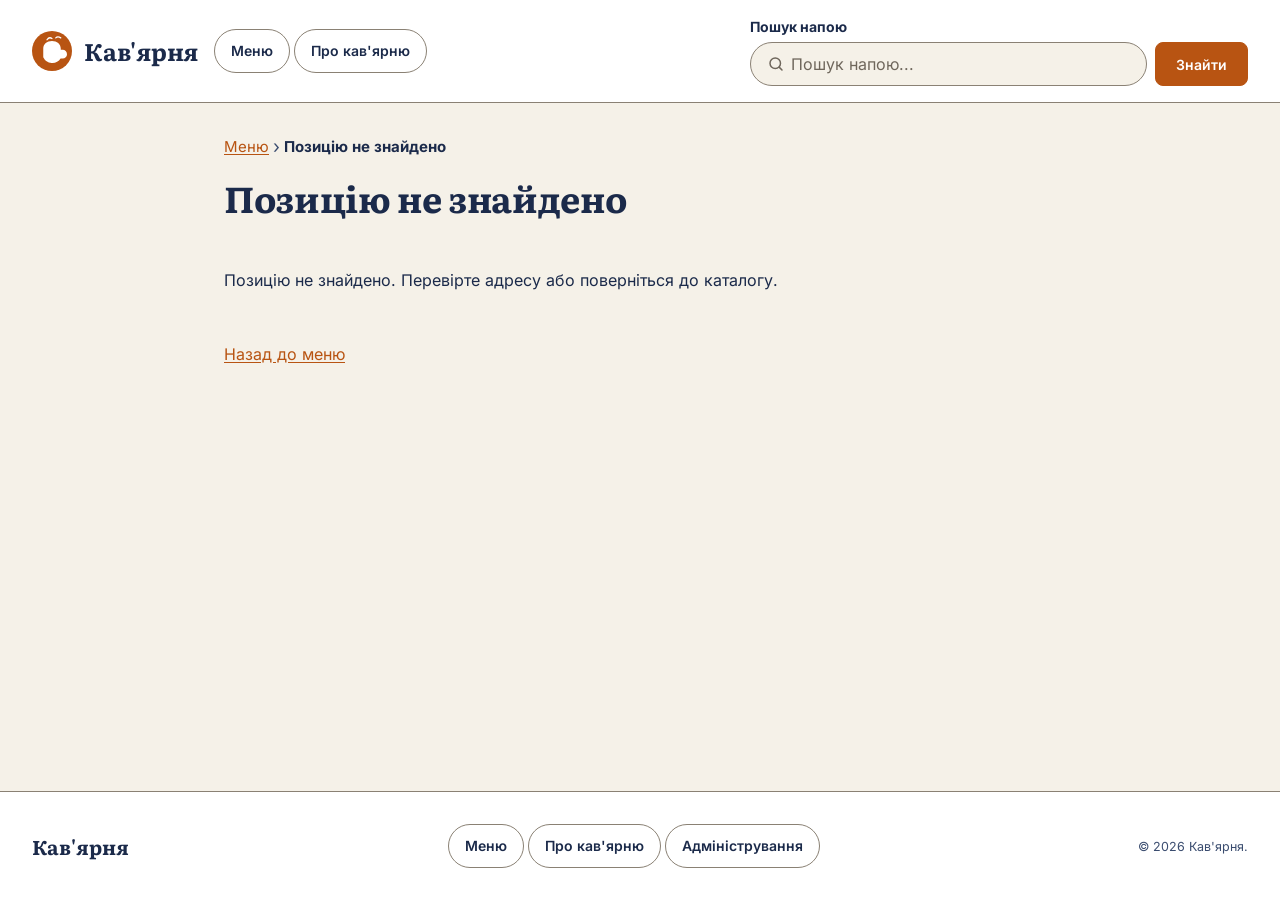
<file: details.html>
<!DOCTYPE html>
<html lang="uk">

<head>
  <meta charset="utf-8">
  <meta name="viewport" content="width=device-width, initial-scale=1">
  <meta name="description"
    content="Позиція меню кав'ярні: фото, характеристики, порції з цінами та форма відгуку.">
  <title>Позиція – Кав'ярня</title>
  <link rel="icon" href="favicon.ico" sizes="any">
  <link rel="stylesheet" href="css/main.css">
</head>

<body>
  <a class="skip-link" href="#content">Перейти до вмісту</a>

  <header class="site-header">
    <p class="site-header__brand">
      <a class="site-header__logo" href="index.html">
        <img src="images/logo.svg" width="40" height="40" alt="">
        Кав'ярня
      </a>
    </p>

    <nav class="site-nav" aria-label="Основна навігація">
      <ul class="site-nav__list">
        <li class="site-nav__item"><a class="site-nav__link" href="index.html">Меню</a></li>
        <li class="site-nav__item"><a class="site-nav__link" href="about.html">Про кав'ярню</a></li>
      </ul>
    </nav>

    <search class="site-search">
      <form class="site-search__form" action="index.html" method="get" role="search">
        <label class="site-search__label" for="search">Пошук напою</label>
        <input class="site-search__input" id="search" name="q" type="search" placeholder="Пошук напою..." maxlength="80">
        <button class="button button--primary" type="submit">Знайти</button>
      </form>
    </search>
  </header>

  <main class="page page--reading" id="content">
    <nav class="breadcrumbs" aria-label="Навігаційний ланцюжок">
      <ol class="breadcrumbs__list">
        <li class="breadcrumbs__item"><a href="index.html">Меню</a></li>
        <li class="breadcrumbs__item"><a href="details.html" aria-current="page" id="crumb-current">Позиція</a></li>
      </ol>
    </nav>

    <noscript>
      <p>Щоб побачити позицію, увімкніть JavaScript.</p>
    </noscript>

    <div id="item"></div>

    <section id="review" aria-labelledby="review-title">
      <h2 id="review-title">Відгук</h2>
      <p>Розкажіть, якою була позиція. Форма надсилається методом get, тож відповіді видно в адресному рядку.</p>
      <p id="review-status" class="form__status" aria-live="polite"></p>
      <div id="review-errors" class="form-errors" tabindex="-1" hidden></div>
      <form class="form" id="review-form" action="details.html#review" method="get">
        <div class="form__field">
          <label class="form__label" for="review-author">Ім'я</label>
          <input id="review-author" name="authorName" type="text" autocomplete="name" minlength="2" maxlength="80"
            aria-describedby="author-error">
          <p id="author-error" class="form__error"></p>
        </div>

        <div class="form__field">
          <label class="form__label" for="review-email">Електронна пошта</label>
          <input id="review-email" name="email" type="email" autocomplete="email" required maxlength="80"
            data-value-missing="Вкажіть електронну пошту" aria-describedby="email-error">
          <p id="email-error" class="form__error"></p>
        </div>

        <div class="form__field">
          <label class="form__label" for="review-phone">Телефон</label>
          <input id="review-phone" name="phone" type="tel" autocomplete="tel" inputmode="tel" maxlength="13"
            pattern="^\+380\d{9}$"
            data-pattern-message="Введіть телефон у форматі +380 і 9 цифр, наприклад +380501112233"
            aria-describedby="phone-hint phone-error">
          <p id="phone-error" class="form__error"></p>
        </div>
        <p class="form__hint" id="phone-hint">Необов'язково. Формат: +380 і 9 цифр, наприклад +380501112233.</p>

        <fieldset class="form__group" aria-describedby="rating-error">
          <legend class="form__legend">Оцінка</legend>
          <div class="form__choices">
            <p class="form__field form__field--choice">
              <label class="form__label"><input id="rating-1" type="radio" name="rating" value="1" required data-value-missing="Оберіть оцінку" aria-describedby="rating-error"> 1</label>
            </p>
            <p class="form__field form__field--choice">
              <label class="form__label"><input id="rating-2" type="radio" name="rating" value="2" aria-describedby="rating-error"> 2</label>
            </p>
            <p class="form__field form__field--choice">
              <label class="form__label"><input id="rating-3" type="radio" name="rating" value="3" aria-describedby="rating-error"> 3</label>
            </p>
            <p class="form__field form__field--choice">
              <label class="form__label"><input id="rating-4" type="radio" name="rating" value="4" aria-describedby="rating-error"> 4</label>
            </p>
            <p class="form__field form__field--choice">
              <label class="form__label"><input id="rating-5" type="radio" name="rating" value="5" aria-describedby="rating-error"> 5</label>
            </p>
          </div>
          <p id="rating-error" class="form__error"></p>
        </fieldset>

        <p class="form__field">
          <label class="form__label" for="sweetness">Солодкість</label>
          <input id="sweetness" name="sweetness" type="range" min="0" max="5" step="1" value="2"
            aria-describedby="sweetness-hint">
        </p>
        <p class="form__hint" id="sweetness-hint">Від 0 (без цукру) до 5 (дуже солодко). Повзунок завжди передає число.</p>

        <div class="form__field">
          <label class="form__label" for="review-comment">Коментар</label>
          <textarea id="review-comment" name="comment" minlength="10" maxlength="500" rows="4"
            aria-describedby="comment-hint comment-error"></textarea>
          <p id="comment-error" class="form__error"></p>
        </div>
        <p class="form__hint" id="comment-hint">Необов'язково. Якщо пишете коментар, залиште від 10 до 500 символів без пробілів на краях.</p>

        <div class="form__field form__field--choice">
          <label class="form__label">
            <input id="review-consent" name="consent" type="checkbox" value="yes" required
              data-value-missing="Підтвердьте згоду з правилами публікації відгуку"
              aria-describedby="consent-error">
            Погоджуюся з правилами публікації відгуку
          </label>
          <p id="consent-error" class="form__error"></p>
        </div>

        <p class="form__actions">
          <button class="button button--primary" type="submit">Надіслати відгук</button>
          <button class="button button--secondary" type="reset">Очистити</button>
        </p>
      </form>
    </section>
  </main>

  <footer class="site-footer">
    <p class="site-footer__title">Кав'ярня</p>
    <nav class="site-footer__nav" aria-label="Навігація в підвалі">
      <ul class="site-footer__list">
        <li class="site-footer__item"><a class="site-footer__link" href="index.html">Меню</a></li>
        <li class="site-footer__item"><a class="site-footer__link" href="about.html">Про кав'ярню</a></li>
        <li class="site-footer__item"><a class="site-footer__link" href="admin.html">Адміністрування</a></li>
      </ul>
    </nav>
    <p class="site-footer__copy">
      <small>© 2026 Кав'ярня.</small>
    </p>
  </footer>
  <script type="module" src="js/details-page.js"></script>
  <script type="module" src="js/feedback.js"></script>
</body>

</html>
</file>
<file: css/main.css>
/* Порядок каскадних шарів: пізніший шар перекриває попередній. */
@layer reset, base, components, utilities;

/* ==========================================================================
   Шар reset
   Скидання блокової моделі та полів форми, без оформлення компонентів.
   ========================================================================== */

@layer reset {
  *,
  *::before,
  *::after {
    box-sizing: border-box;
  }

  body {
    margin: 0;
  }

  img,
  video {
    max-inline-size: 100%;
    block-size: auto;
  }

  button,
  input,
  textarea,
  select {
    font: inherit;
  }
}

/* ==========================================================================
   Шар base
   Дизайн-токени та стилі документа.
   Токени узгоджені з макетом «Кав'ярня» у Figma:
   кремове тло, темно-синій текст, Inter для інтерфейсу
   та помаранчевий акцент кнопок.
   ========================================================================== */

@layer base {
  @font-face {
    font-family: Inter;
    font-style: normal;
    font-weight: 400;
    font-display: swap;
    src: url("../fonts/inter-cyrillic-400.woff2") format("woff2");
    unicode-range: U+0301, U+0400-045F, U+0490-0491, U+04B0-04B1, U+2116;
  }

  @font-face {
    font-family: Inter;
    font-style: normal;
    font-weight: 400;
    font-display: swap;
    src: url("../fonts/inter-latin-400.woff2") format("woff2");
    unicode-range: U+0000-00FF, U+0131, U+0152-0153, U+02BB-02BC, U+02C6, U+02DA, U+02DC, U+2000-206F, U+20AC, U+2122, U+2191, U+2193, U+2212, U+2215, U+FEFF, U+FFFD;
  }

  @font-face {
    font-family: Inter;
    font-style: normal;
    font-weight: 600;
    font-display: swap;
    src: url("../fonts/inter-cyrillic-600.woff2") format("woff2");
    unicode-range: U+0301, U+0400-045F, U+0490-0491, U+04B0-04B1, U+2116;
  }

  @font-face {
    font-family: Inter;
    font-style: normal;
    font-weight: 600;
    font-display: swap;
    src: url("../fonts/inter-latin-600.woff2") format("woff2");
    unicode-range: U+0000-00FF, U+0131, U+0152-0153, U+02BB-02BC, U+02C6, U+02DA, U+02DC, U+2000-206F, U+20AC, U+2122, U+2191, U+2193, U+2212, U+2215, U+FEFF, U+FFFD;
  }

  @font-face {
    font-family: Inter;
    font-style: normal;
    font-weight: 700;
    font-display: swap;
    src: url("../fonts/inter-cyrillic-700.woff2") format("woff2");
    unicode-range: U+0301, U+0400-045F, U+0490-0491, U+04B0-04B1, U+2116;
  }

  @font-face {
    font-family: Inter;
    font-style: normal;
    font-weight: 700;
    font-display: swap;
    src: url("../fonts/inter-latin-700.woff2") format("woff2");
    unicode-range: U+0000-00FF, U+0131, U+0152-0153, U+02BB-02BC, U+02C6, U+02DA, U+02DC, U+2000-206F, U+20AC, U+2122, U+2191, U+2193, U+2212, U+2215, U+FEFF, U+FFFD;
  }

  @font-face {
    font-family: Literata;
    font-style: normal;
    font-weight: 700;
    font-display: swap;
    src: url("../fonts/literata-cyrillic-700.woff2") format("woff2");
    unicode-range: U+0301, U+0400-045F, U+0490-0491, U+04B0-04B1, U+2116;
  }

  @font-face {
    font-family: Literata;
    font-style: normal;
    font-weight: 700;
    font-display: swap;
    src: url("../fonts/literata-latin-700.woff2") format("woff2");
    unicode-range: U+0000-00FF, U+0131, U+0152-0153, U+02BB-02BC, U+02C6, U+02DA, U+02DC, U+2000-206F, U+20AC, U+2122, U+2191, U+2193, U+2212, U+2215, U+FEFF, U+FFFD;
  }

  :root {
    color-scheme: light dark;

    /* Тло сторінки, як кремове поле пошуку в макеті. */
    --color-bg: #f5f1e8;

    /* Колір тла карток, шапки, полів і панелей. */
    --color-surface: #ffffff;

    /* Основний текст: темно-синій з макета. */
    --color-text: #1b2a4a;

    /* Описи карток і другорядний текст. */
    --color-text-muted: #3a4c6f;

    /* Об'єм, плейсхолдер. Світліший за опис, але читається на білому й кремовому. */
    --color-faint: #6f675c;

    /*
      Акцент кнопок, ціни й посилань.
      У макеті заливка #e8732a; тут на крок темніше, бо білий підпис 14px
      і помаранчева ціна мають контраст щонайменше 4.5:1.
    */
    --color-accent: #b85412;

    /* Акцент у стані наведення. */
    --color-accent-hover: #9a460e;

    /* Текст і значки поверх акцентного тла. */
    --color-on-accent: #ffffff;

    /* Рамки полів і карток. Світліші за попередні, контраст із білим понад 3:1. */
    --color-border: #8a8174;

    /* Кільце фокуса клавіатури. */
    --color-focus: #0c4a8a;

    /* Рамка й позначка некоректного поля. */
    --color-error: #a11d16;

    /* «Є в наявності»: зелений з макета. */
    --color-success: #2e7d32;

    /* Тло бейджів, поля пошуку й зебри таблиці. */
    --color-row: #f5f1e8;

    /* Інтерфейс: Inter, як у макеті. */
    --font-body: Inter, system-ui, -apple-system, "Segoe UI", Roboto, "Helvetica Neue", Arial, sans-serif;

    /*
      Заголовки. Newsreader з макета не містить кирилиці,
      тож стоїть Literata – близька антиква з українськими літерами.
    */
    --font-heading: Literata, Georgia, "Palatino Linotype", "Times New Roman", serif;

    /* Шкала відступів. */
    --space-xs: 0.25rem;
    --space-s: 0.5rem;
    --space-m: 1rem;
    --space-l: 2rem;

    /* Спільна висота полів, списків і кнопок в одному ряду. */
    --control-size: 2.75rem;

    /* Радіуси заокруглення. */
    --radius-s: 0.5rem;
    --radius-m: 1rem;
    --radius-l: 2rem;

    /* Тіні карток та елементів інтерфейсу. */
    --shadow-card: 0 8px 24px rgb(36 32 27 / 0.07);
  }

  /* Типографіка документа. */
  body {
    min-block-size: 100vh;
    background: var(--color-bg);
    color: var(--color-text);
    font-family: var(--font-body);
    font-size: 1rem;
    line-height: 1.6;
    -webkit-font-smoothing: antialiased;
  }

  h1,
  h2,
  h3,
  h4 {
    font-family: var(--font-heading);
    font-weight: 700;
    line-height: 1.25;
    letter-spacing: -0.01em;
    color: var(--color-text);
    overflow-wrap: break-word;
  }

  h1 {
    font-size: 2.25rem;
    margin-block: 0 var(--space-m);
  }

  h2 {
    font-size: 1.625rem;
    margin-block: var(--space-l) var(--space-s);
  }

  h3 {
    font-size: 1.25rem;
    margin-block: var(--space-m) var(--space-s);
  }

  p {
    margin-block: 0 var(--space-m);
  }

  a {
    color: var(--color-accent);
    text-decoration-thickness: 1px;
    text-underline-offset: 2px;
    transition: color 0.15s ease;
  }

  a:visited {
    color: var(--color-accent);
  }

  a:hover {
    color: var(--color-accent-hover);
  }

  :focus-visible {
    outline: 0.1875rem solid var(--color-focus);
    outline-offset: 0.1875rem;
  }

  ul,
  ol {
    margin-block: 0 var(--space-m);
    padding-inline-start: var(--space-l);
  }

  /* Базова таблиця: межі й вирівнювання. Чергування рядків – у компоненті. */
  table {
    border-collapse: collapse;
    inline-size: 100%;
  }

  caption {
    margin-block-end: var(--space-s);
    font-weight: 700;
    text-align: start;
    font-family: var(--font-heading);
    font-size: 1.125rem;
  }

  th,
  td {
    padding: var(--space-s) var(--space-m);
    border-bottom: 1px solid var(--color-border);
    text-align: start;
    vertical-align: middle;
  }

  figcaption {
    margin-block-start: var(--space-xs);
    color: var(--color-text-muted);
    font-size: 0.875rem;
  }

  address {
    font-style: normal;
  }

  /*
    Темна тема. Ті самі токени, що й у світлій темі.
    Перемикання лише за системним налаштуванням prefers-color-scheme.
  */
  @media (prefers-color-scheme: dark) {
    :root {
      --color-bg: #121820;
      --color-surface: #1c2636;
      --color-text: #f3f6fb;
      --color-text-muted: #c5d0e4;
      --color-faint: #a8b4c8;
      --color-accent: #f0a36a;
      --color-accent-hover: #ffc89a;
      --color-on-accent: #1b120c;
      --color-border: #9aa6ba;
      --color-focus: #b7dcff;
      --color-error: #ffb4a8;
      --color-success: #8fd49a;
      --color-row: #243044;
      --shadow-card: 0 8px 24px rgb(0 0 0 / 0.35);
    }
  }
}

/* ==========================================================================
   Шар components
   Блоки інтерфейсу за методологією BEM у стилістиці макета Figma.
   ========================================================================== */

@layer components {
  /* Пропуск до вмісту: видимий лише з клавіатури. */
  .skip-link {
    position: fixed;
    z-index: 100;
    inset-block-start: var(--space-s);
    inset-inline-start: var(--space-s);
    padding: var(--space-s) var(--space-m);
    border-radius: var(--radius-s);
    background: var(--color-accent);
    color: var(--color-on-accent);
    font-weight: 700;
    box-shadow: var(--shadow-card);
    transform: translateY(-200%);
    transition: transform 0.2s ease;
  }

  .skip-link:focus,
  .skip-link:focus-visible {
    transform: translateY(0);
    color: var(--color-on-accent);
  }

  /*
    Каркас сторінки. Області названі в порядку розмітки: header, main, footer.
    Рядки auto 1fr auto віддають вільну висоту вмісту, тож на короткій сторінці
    підвал стоїть біля нижнього краю вікна. Стовпець minmax(0, 1fr) може
    стиснутись до нуля: довге слово не розсуває сторінку на ширину вікна.
    Посилання «Перейти до вмісту» вирване з потоку (position: fixed), тож
    клітинки сітки не займає.
  */
  body {
    display: grid;
    grid-template-rows: auto 1fr auto;
    grid-template-columns: minmax(0, 1fr);
    grid-template-areas:
      "header"
      "main"
      "footer";
    min-block-size: 100dvh;
  }

  .site-header {
    grid-area: header;
  }

  .page {
    grid-area: main;
  }

  .site-footer {
    grid-area: footer;
  }

  /*
    Шапка. display: flex вмикає гнучкий контейнер: прямі діти стають
    елементами одного ряду (flex-direction лишається row).
    flex-wrap: wrap переносить їх на наступний рядок, коли ширини бракує.
    align-items: center вирівнює їх по центру поперечної осі (вертикально).
    gap задає відстань лише між елементами, без зовнішнього поля по краях.
  */
  .site-header {
    display: flex;
    flex-wrap: wrap;
    align-items: center;
    min-inline-size: 0;
    gap: var(--space-m);
    padding: var(--space-m) var(--space-l);
    border-bottom: 1px solid var(--color-border);
    background: var(--color-surface);
  }

  .site-header__brand {
    margin: 0;
  }

  /* Логотип і назва в один ряд: центр поперечної осі, відстань через gap. */
  .site-header__logo {
    display: flex;
    align-items: center;
    gap: 0.75rem;
    color: var(--color-text);
    font-family: var(--font-heading);
    font-size: 1.5rem;
    font-weight: 700;
    text-decoration: none;
    letter-spacing: -0.01em;
    white-space: nowrap;
  }

  .site-header__logo img {
    border-radius: 50%;
    transition: transform 0.25s ease;
  }

  .site-header__logo:hover img {
    transform: scale(1.08) rotate(-4deg);
  }

  .site-header__logo:hover,
  .site-header__logo:visited {
    color: var(--color-text);
  }

  /*
    auto на початку головної осі забирає весь вільний простір ліворуч,
    тож пошук притискається до кінця рядка, а назва й меню лишаються на початку.
  */
  .favorites {
    margin: 0;
    color: var(--color-text);
    font-size: 0.875rem;
    font-weight: 600;
    white-space: nowrap;
  }

  .site-search {
    margin-inline-start: auto;
    min-inline-size: 0;
    max-inline-size: 100%;
  }

  .site-nav__list,
  .site-footer__list,
  .catalog__list,
  .breadcrumbs__list {
    margin: 0;
    padding: 0;
    list-style: none;
  }

  /* Пункти меню в ряд; wrap переносить їх, gap замінює margin між пунктами. */
  .site-nav__list {
    display: flex;
    flex-wrap: wrap;
    gap: var(--space-xs);
  }

  .site-nav__link,
  .site-footer__link {
    display: inline-block;
    padding: 0.625rem 1rem;
    border: 1px solid var(--color-border);
    border-radius: var(--radius-l);
    background: var(--color-surface);
    color: var(--color-text);
    font-size: 0.875rem;
    font-weight: 600;
    text-decoration: none;
    white-space: nowrap;
    transition: background-color 0.15s ease, color 0.15s ease;
  }

  .site-nav__link:hover,
  .site-footer__link:hover {
    background: var(--color-row);
  }

  .site-nav__link[aria-current="page"],
  .site-footer__link[aria-current="page"] {
    border-color: var(--color-accent);
    background: var(--color-accent);
    color: var(--color-on-accent);
    font-weight: 600;
  }

  .site-nav__link[aria-current="page"]:hover,
  .site-footer__link[aria-current="page"]:hover {
    background: var(--color-accent-hover);
    color: var(--color-on-accent);
  }

  /*
    Форма пошуку – рядок «поле – дія».
    flex-wrap переносить підпис, поле і кнопку.
    align-items: end садить поле і кнопку на один нижній край.
    gap: два значення – рядковий відступ і відступ між колонками.
  */
  .site-search__form {
    display: flex;
    flex-wrap: wrap;
    align-items: end;
    gap: var(--space-xs) var(--space-s);
  }

  /*
    flex: 1 0 100% – grow 1, shrink 0, basis 100%.
    База на всю ширину переносить підпис на власний рядок; він не стискається.
  */
  .site-search__label {
    flex: 1 0 100%;
    font-size: 0.875rem;
    font-weight: 700;
  }

  /*
    flex: 1 1 10rem – поле росте, стискається і стартує з бази 10rem.
    min-inline-size: 0 дозволяє стиснутись нижче ширини найдовшого слова.
  */
  .site-search__input {
    flex: 1 1 10rem;
    min-inline-size: 0;
    block-size: var(--control-size);
    padding: 0 1rem 0 2.5rem;
    border: 1px solid var(--color-border);
    border-radius: var(--radius-l);
    background-color: var(--color-row);
    background-image: url("data:image/svg+xml,%3Csvg xmlns='http://www.w3.org/2000/svg' viewBox='0 0 24 24' fill='none' stroke='%236f675c' stroke-width='2' stroke-linecap='round'%3E%3Ccircle cx='11' cy='11' r='7'/%3E%3Cpath d='M20 20l-3.5-3.5'/%3E%3C/svg%3E");
    background-repeat: no-repeat;
    background-position: 1rem center;
    background-size: 1.125rem;
    color: var(--color-text);
    transition: border-color 0.15s ease, background-color 0.15s ease;
  }

  .site-search__input:focus {
    background-color: var(--color-surface);
  }

  .site-search__input::placeholder {
    color: var(--color-faint);
    opacity: 1;
  }

  /* flex: none – це 0 0 auto: кнопка не росте і не стискається, ширина за текстом. */
  .site-search__form .button {
    flex: none;
  }

  /*
    Кнопка. inline-flex лишає її в рядку тексту, а вміст компонує як flex.
    align-items і justify-content центрують підпис по обох осях.
  */
  .button {
    display: inline-flex;
    align-items: center;
    justify-content: center;
    margin: 0;
    block-size: var(--control-size);
    padding: 0 1.25rem;
    border: 1px solid transparent;
    border-radius: var(--radius-s);
    font-family: var(--font-body);
    font-size: 0.875rem;
    font-weight: 600;
    line-height: 1.25;
    text-align: center;
    text-decoration: none;
    cursor: pointer;
    transition: transform 0.15s ease, background-color 0.15s ease, border-color 0.15s ease, box-shadow 0.15s ease;
  }

  .button:active {
    transform: translateY(1px);
  }

  .button:disabled {
    opacity: 0.55;
    cursor: not-allowed;
  }

  .button--primary {
    border-color: var(--color-accent);
    background: var(--color-accent);
    color: var(--color-on-accent);
  }

  .button--primary:hover {
    border-color: var(--color-accent-hover);
    background: var(--color-accent-hover);
    color: var(--color-on-accent);
  }

  .button--primary:visited {
    color: var(--color-on-accent);
  }

  .button--secondary {
    border-color: var(--color-border);
    background: var(--color-surface);
    color: var(--color-text-muted);
  }

  .button--secondary:hover,
  .button--secondary:visited:hover {
    background: var(--color-row);
    color: var(--color-text);
  }

  .button--secondary:visited {
    color: var(--color-text);
  }

  /* Основна колонка сторінки. */
  .page {
    inline-size: min(74rem, 100%);
    min-inline-size: 0;
    margin-inline: auto;
    padding: var(--space-l);
  }

  .page--reading {
    inline-size: min(56rem, 100%);
  }

  .page--reading > p,
  .page--reading > article > p,
  .page--reading > article > section > p,
  .page--reading > section > p {
    max-inline-size: 65ch;
  }

  /*
    Підвал. justify-content: space-between притискає перший і останній блоки
    до країв головної осі і ділить вільне місце між ними.
    align-items: center вирівнює блоки по центру поперечної осі.
    flex-wrap: wrap переносить блоки на вузькому екрані.
  */
  .site-footer {
    display: flex;
    flex-wrap: wrap;
    align-items: center;
    justify-content: space-between;
    min-inline-size: 0;
    gap: var(--space-m) var(--space-l);
    padding: var(--space-l);
    border-top: 1px solid var(--color-border);
    background: var(--color-surface);
  }

  .site-footer__title,
  .site-footer__copy {
    margin: 0;
  }

  .site-footer__title {
    font-family: var(--font-heading);
    font-weight: 700;
    font-size: 1.25rem;
  }

  /* Посилання підвалу в ряд із перенесенням; відстань лише через gap. */
  .site-footer__list {
    display: flex;
    flex-wrap: wrap;
    gap: var(--space-xs);
  }

  .site-footer__copy {
    color: var(--color-text-muted);
    font-size: 0.9375rem;
  }

  /* Хлібні крихти. Роздільник дає ::before, не символ у розмітці. */
  .breadcrumbs {
    margin-block-end: var(--space-m);
  }

  /* Крихти в ряд. wrap переносить цілі пункти, gap тримає між ними відстань. */
  .breadcrumbs__list {
    display: flex;
    flex-wrap: wrap;
    gap: var(--space-xs);
    font-size: 0.9375rem;
  }

  /*
    Пункт і роздільник «›» – один елемент зовнішнього ряду.
    flex-wrap: nowrap не дає роздільнику перенестись окремо від посилання.
    align-items: center ставить «›» і текст на одну вертикаль.
  */
  .breadcrumbs__item {
    display: flex;
    flex-wrap: nowrap;
    align-items: center;
    gap: var(--space-xs);
    white-space: nowrap;
  }

  .breadcrumbs__item + .breadcrumbs__item::before {
    content: "›";
    font-size: 1.125rem;
    line-height: 1;
    color: var(--color-text-muted);
  }

  .breadcrumbs__item [aria-current="page"] {
    color: var(--color-text);
    font-weight: 700;
    text-decoration: none;
  }

  /*
    Панель фільтрів. align-items: flex-end вирівнює поля по нижньому краю
    поперечної осі, тож підписи різної висоти не зсувають контроли.
    flex-wrap: wrap складає пошук, сортування і категорії в кілька рядів.
  */
  .filters {
    display: flex;
    flex-wrap: wrap;
    align-items: flex-end;
    gap: var(--space-m);
    margin-block-end: var(--space-l);
    padding: var(--space-m);
    border: 1px solid var(--color-border);
    border-radius: var(--radius-m);
    background: var(--color-surface);
  }

  /*
    flex: 1 1 16rem – група росте і стискається, бажана ширина 16rem.
    Разом із flex-wrap батька поле переходить на новий ряд, коли вже не вміщається.
  */
  .filters__field {
    display: flex;
    flex-wrap: wrap;
    align-items: end;
    gap: var(--space-s);
    flex: 1 1 16rem;
    min-inline-size: 0;
    margin: 0;
  }

  .filters__label,
  .filters__legend {
    font-weight: 700;
    font-size: 0.9375rem;
  }

  /* Підпис на всю ширину свого рядка: база 100%, без стискання. */
  .filters__label {
    flex: 1 0 100%;
  }

  /* Підпис сортування і тихе «Скинути» ділять один рядок. */
  .filters__heading {
    display: flex;
    flex: 1 0 100%;
    align-items: baseline;
    justify-content: space-between;
    gap: var(--space-s);
    min-inline-size: 0;
  }

  .filters__heading .filters__label {
    flex: 1 1 auto;
  }

  .filters__reset {
    flex: none;
    margin: 0;
    padding: 0;
    border: 0;
    background: none;
    color: var(--color-accent);
    font: inherit;
    font-size: 0.875rem;
    font-weight: 600;
    line-height: 1.25;
    text-decoration: underline;
    text-underline-offset: 0.15em;
    cursor: pointer;
  }

  .filters__reset:hover {
    color: var(--color-accent-hover);
  }

  .filters__reset:focus-visible {
    outline: 0.1875rem solid var(--color-focus);
    outline-offset: 0.1875rem;
  }

  /* Поле росте і стискається від бази 8rem, тож ділить рядок із кнопкою. */
  .filters__control {
    flex: 1 1 8rem;
    align-self: end;
    min-inline-size: 0;
    block-size: var(--control-size);
    padding: 0 0.75rem;
    border: 1px solid var(--color-border);
    border-radius: var(--radius-s);
    background: var(--color-bg);
    color: var(--color-text);
  }

  /* Кнопка «Застосувати» тієї ж висоти, що й список, і не забирає вільну ширину. */
  .filters__field--action .button {
    flex: none;
    align-self: end;
  }

  /* Група категорій займає власний ряд: база 100%, росте і стискається. */
  .filters__categories {
    flex: 1 1 100%;
    min-inline-size: 0;
    margin: 0;
    padding: 0;
    border: 0;
  }

  .filters__legend {
    padding: 0;
    margin-block-end: var(--space-s);
  }

  /* Чипи в ряд. wrap складає їх, align-items: center рівняє чипи різної висоти. */
  .chips {
    display: flex;
    flex-wrap: wrap;
    align-items: center;
    gap: var(--space-s);
  }

  /* inline-flex: чип завширшки вмісту, текст усередині по центру поперечної осі. */
  .chip {
    position: relative;
    display: inline-flex;
    align-items: center;
    margin: 0;
    padding: 0.625rem 1rem;
    border: 1px solid var(--color-border);
    border-radius: var(--radius-l);
    background: var(--color-surface);
    color: var(--color-text);
    font-size: 0.875rem;
    font-weight: 600;
    white-space: nowrap;
    cursor: pointer;
  }

  .chip:hover {
    border-color: var(--color-accent);
    background: var(--color-row);
    color: var(--color-accent);
  }

  /* Поле лишається в дереві доступності: його не ховають через display: none. */
  .chip__input {
    position: absolute;
    inset: 0;
    inline-size: 100%;
    block-size: 100%;
    margin: 0;
    opacity: 0;
  }

  .chip:has(.chip__input:checked) {
    border-color: var(--color-accent);
    background: var(--color-accent);
    color: var(--color-on-accent);
  }

  .chip:has(.chip__input:checked):hover {
    border-color: var(--color-accent-hover);
    background: var(--color-accent-hover);
    color: var(--color-on-accent);
  }

  .chip:has(.chip__input:focus-visible) {
    outline: 0.1875rem solid var(--color-focus);
    outline-offset: 0.1875rem;
  }

  .chip__input:focus-visible {
    outline: none;
  }

  /*
    Сітка каталогу. auto-fill створює стільки стовпців, скільки вміщається,
    і не згортає порожні: картка неповного ряду лишається тієї ж ширини, що й у повному.
    min(100%, 18rem) не дає мінімуму перевищити ширину контейнера на вузькому вікні.
  */
  .stats-panel {
    margin-block-end: var(--space-l);
    padding: var(--space-m);
    border: 1px solid var(--color-border);
    border-radius: var(--radius-m);
    background: var(--color-surface);
  }

  .stats-panel h2 {
    margin-block-start: 0;
  }

  .stats {
    display: grid;
    grid-template-columns: repeat(auto-fill, minmax(9rem, 1fr));
    gap: var(--space-m);
    margin: 0;
  }

  .stats div {
    margin: 0;
  }

  .stats dt {
    font-size: 0.75rem;
    color: var(--color-text-muted);
  }

  .stats dd {
    margin: 0;
    font-size: 1.125rem;
    font-weight: 700;
  }

  .catalog__list {
    display: grid;
    grid-template-columns: repeat(auto-fill, minmax(min(100%, 18rem), 1fr));
    gap: var(--space-l);
  }

  .catalog__item {
    display: grid;
    grid-template-rows: subgrid;
    grid-row: span 4;
    min-inline-size: 0;
  }

  /* Порожній стан на всю ширину сітки. Текст і кнопку збирає JavaScript. */
  .catalog__empty {
    display: flex;
    flex-direction: column;
    align-items: center;
    gap: var(--space-m);
    grid-column: 1 / -1;
    margin: 0;
    padding: var(--space-l);
    border: 1px dashed var(--color-border);
    border-radius: var(--radius-m);
    background: var(--color-surface);
    color: var(--color-text-muted);
    text-align: center;
  }

  .catalog__empty p {
    margin: 0;
  }

  /*
    Картка – підсітка рядків пункту списку. span 4 дорівнює числу змістових
    дітей: назва, фото, опис, низ. Закладка й око стоять у нижньому рядку
    біля лінії і клітинкою сітки не стають. Значок чашки стоїть на фото.
  */
  .card {
    position: relative;
    display: grid;
    grid-template-rows: subgrid;
    grid-row: span 4;
    row-gap: var(--space-s);
    min-inline-size: 0;
    padding: var(--space-m);
    border: 1px solid var(--color-border);
    border-radius: var(--radius-m);
    background: var(--color-surface);
    box-shadow: var(--shadow-card);
    transition: transform 0.25s ease, box-shadow 0.25s ease;
  }

  .card:hover {
    transform: translateY(-4px);
    box-shadow: 0 12px 28px rgb(36 32 27 / 0.12);
  }

  .card:has(.status--unavailable) {
    border-style: dashed;
    background: var(--color-bg);
    box-shadow: none;
    opacity: 0.88;
  }

  .card:has(.status--unavailable):hover {
    transform: none;
  }

  /* Однакове співвідношення сторін у всіх картках; cover обрізає, а не розтягує. */
  .card__media {
    position: relative;
    margin: 0;
    overflow: hidden;
    border-radius: var(--radius-s);
    background: var(--color-row);
    aspect-ratio: 320 / 210;
  }

  /* Значок чашки в куті фото, як у макеті. Не займає клітинку сітки. */
  .card__media::after {
    content: "";
    position: absolute;
    z-index: 1;
    inset-block-start: 0.75rem;
    inset-inline-end: 0.75rem;
    inline-size: 2rem;
    block-size: 2rem;
    border-radius: 50%;
    background: rgb(255 255 255 / 0.82) url("../images/icon-cup.svg") center / 1rem no-repeat;
    pointer-events: none;
  }

  .card__media img {
    display: block;
    inline-size: 100%;
    block-size: 100%;
    object-fit: cover;
    transition: transform 0.3s ease;
  }

  .card:hover .card__media img {
    transform: scale(1.04);
  }

  .card__title {
    margin: 0;
    min-inline-size: 0;
    overflow-wrap: anywhere;
    font-family: var(--font-body);
    font-size: 1.125rem;
    font-weight: 700;
    letter-spacing: 0;
    line-height: 1.3;
  }

  .card__title-link {
    color: var(--color-text);
    text-decoration: none;
    transition: color 0.15s ease;
  }

  .card__title-link:hover {
    color: var(--color-accent);
    text-decoration: underline;
  }

  /* Збіг пошуку. Темний текст на жовтому тлі лишається контрастним і в темній темі. */
  .card__title mark {
    background-color: #f3c14b;
    color: #1b120c;
    border-radius: 0.15em;
  }

  .card__description {
    margin: 0;
    min-inline-size: 0;
    overflow-wrap: anywhere;
    color: var(--color-text-muted);
    font-size: 0.8125rem;
    line-height: 1.4;
  }

  /*
    Низ картки лишається стовпчиком Flexbox. Вирівнювання низів сусідніх карток
    дає спільний рядок підсітки, а не margin-block-start: auto.
  */
  .card__footer {
    display: flex;
    flex-direction: column;
    gap: var(--space-s);
  }

  /* Бейдж і позначка наявності в один ряд, по центру поперечної осі, з перенесенням. */
  .card__tags {
    display: flex;
    flex-wrap: wrap;
    align-items: center;
    gap: var(--space-s);
  }

  .card__badge {
    margin: 0;
    padding: 0.25rem 0.625rem;
    border-radius: var(--radius-l);
    background: var(--color-row);
    color: var(--color-text);
    font-size: 0.6875rem;
    font-weight: 600;
    white-space: nowrap;
  }

  /*
    Ціна і об'єм. space-between розносить їх по краях рядка.
    align-items: baseline рівняє цифри за базовою лінією тексту, не за верхом рамок.
  */
  .card__meta {
    display: flex;
    align-items: center;
    gap: var(--space-s);
    margin: 0;
    padding-block-start: var(--space-s);
    border-top: 1px solid var(--color-border);
  }

  .card__price {
    color: var(--color-accent);
    font-size: 1.125rem;
    font-weight: 700;
    font-variant-numeric: tabular-nums;
    font-family: var(--font-body);
    white-space: nowrap;
  }

  .card__volume {
    color: var(--color-faint);
    font-size: 0.8125rem;
    font-weight: 400;
    font-variant-numeric: tabular-nums;
    white-space: nowrap;
  }

  .card__actions {
    display: flex;
    align-items: center;
    gap: var(--space-xs);
    margin-inline-start: auto;
  }

  .card__icon {
    display: inline-flex;
    align-items: center;
    justify-content: center;
    inline-size: 2.25rem;
    block-size: 2.25rem;
    padding: 0;
    border: 1px solid var(--color-border);
    border-radius: var(--radius-s);
    background: var(--color-surface);
    color: var(--color-text-muted);
    cursor: pointer;
  }

  .card__icon:hover {
    border-color: var(--color-accent);
    color: var(--color-accent);
  }

  .card__icon svg {
    inline-size: 1.25rem;
    block-size: 1.25rem;
  }

  .card__icon [data-state="on"] {
    display: none;
  }

  .card__icon[aria-pressed="true"] {
    border-color: var(--color-accent);
    background: var(--color-accent);
    color: var(--color-on-accent);
  }

  .card__icon[aria-expanded="true"] {
    border-color: var(--color-accent);
    background: var(--color-surface);
    color: var(--color-accent);
  }

  .card__icon[aria-pressed="true"] [data-state="off"],
  .card__icon[aria-expanded="true"] [data-state="off"] {
    display: none;
  }

  .card__icon[aria-pressed="true"] [data-state="on"],
  .card__icon[aria-expanded="true"] [data-state="on"] {
    display: block;
  }

  .card__added {
    margin: 0;
    color: var(--color-faint);
    font-size: 0.75rem;
  }

  /* Позначка стану. Форма маркера не зводиться лише до кольору. */
  /* Маркер і текст стану в ряд, по центру поперечної осі. */
  .status {
    margin: 0;
    font-size: 0.875rem;
    font-weight: 700;
    display: inline-flex;
    align-items: center;
    white-space: nowrap;
  }

  td.status {
    display: table-cell;
    vertical-align: middle;
  }

  .status::before {
    content: "";
    display: inline-block;
    inline-size: 0.625rem;
    block-size: 0.625rem;
    margin-inline-end: var(--space-xs);
    vertical-align: middle;
    flex-shrink: 0; /* кружок або квадрат маркера не стискається */
  }

  .card .status {
    font-size: 0.6875rem;
    font-weight: 400;
  }

  .status--available {
    color: var(--color-success);
  }

  .status--available::before {
    inline-size: 0.375rem;
    block-size: 0.375rem;
    border-radius: 50%;
    background: var(--color-success);
  }

  .status--unavailable {
    color: var(--color-error);
  }

  .status--unavailable::before {
    border: 2px solid var(--color-error);
    border-radius: 2px;
  }

  /*
    Сторінка позиції – одна сітка. auto-fit складає фото й характеристики
    в два стовпці і ставить їх один під одним, коли стовпець вже не вміщається.
    Заголовок, зміст, опис, таблиця і посилання назад займають усю ширину.
    item-layout не створює власного боксу, тож фото й характеристики
    стають елементами цієї сітки в порядку розмітки.
  */
  .item {
    display: grid;
    grid-template-columns: repeat(auto-fit, minmax(min(100%, 18rem), 1fr));
    gap: var(--space-l);
  }

  .item-layout {
    display: contents;
  }

  .item > h1,
  .item > .toc,
  .item > section,
  .item > p {
    grid-column: 1 / -1;
  }

  .toc {
    margin-block-end: 0;
    padding: var(--space-m) var(--space-l);
    border: 1px solid var(--color-border);
    border-radius: var(--radius-m);
    background: var(--color-surface);
    box-shadow: var(--shadow-card);
  }

  .toc h2 {
    margin-block-start: 0;
    font-size: 1.25rem;
  }

  /* Посилання змісту в ряд; два значення gap – між рядами і між пунктами. */
  .toc__list {
    display: flex;
    flex-wrap: wrap;
    gap: var(--space-s) var(--space-m);
    margin: 0;
    padding: 0;
    list-style: none;
  }

  .item-photo,
  .item-specs {
    min-inline-size: 0;
  }

  .item-photo figure {
    margin: 0;
  }

  .item-photo img {
    border-radius: var(--radius-m);
    box-shadow: var(--shadow-card);
  }

  .item-specs h2,
  .item-photo h2 {
    margin-block-start: 0;
  }

  /*
    Список лишається dl. Два стовпці спільні для всіх пар:
    назва в першому, значення в другому. Підсітка пари тримає бокс для смуги,
    не вириваючи назву і значення з колонок батька.
    Непарні пари підсвічено, щоб рядки легше читались.
  */
  .specs {
    display: grid;
    grid-template-columns: minmax(9rem, max-content) minmax(0, 1fr);
    column-gap: var(--space-m);
    row-gap: var(--space-xs);
    align-items: baseline;
    margin: 0;
    padding: var(--space-m);
    border: 1px solid var(--color-border);
    border-radius: var(--radius-m);
    background: var(--color-surface);
  }

  .specs__pair {
    display: grid;
    grid-template-columns: subgrid;
    grid-column: 1 / -1;
    align-items: baseline;
    padding-inline: var(--space-xs);
  }

  .specs__pair:nth-child(odd) {
    background: var(--color-row);
    border-radius: var(--radius-s);
  }

  .specs__term {
    margin: 0;
    color: var(--color-text-muted);
    font-weight: 700;
  }

  .specs__value {
    min-inline-size: 0;
    margin: 0;
    overflow-wrap: anywhere;
  }

  .table-scroll {
    max-inline-size: 100%;
    overflow-x: auto;
  }

  /*
    Таблиця даних. separate потрібен, щоб радіус рамки обрізав фон клітинок:
    при collapse нижні кути лишаються прямими.
  */
  .data-table {
    border-collapse: separate;
    border-spacing: 0;
    border: 1px solid var(--color-border);
    border-radius: var(--radius-m);
    overflow: hidden;
    background: var(--color-surface);
    box-shadow: var(--shadow-card);
  }

  .data-table thead tr:first-child > :first-child {
    border-start-start-radius: calc(var(--radius-m) - 1px);
  }

  .data-table thead tr:first-child > :last-child {
    border-start-end-radius: calc(var(--radius-m) - 1px);
  }

  .data-table tbody tr:last-child > :first-child {
    border-end-start-radius: calc(var(--radius-m) - 1px);
  }

  .data-table tbody tr:last-child > :last-child {
    border-end-end-radius: calc(var(--radius-m) - 1px);
  }

  .data-table tbody tr:last-child > * {
    border-bottom: 0;
  }

  .data-table thead th {
    border-bottom-width: 2px;
    background: var(--color-text);
    color: var(--color-bg);
    font-weight: 700;
    white-space: nowrap;
  }

  .data-table tbody tr:nth-child(even) {
    background: var(--color-row);
  }

  .data-table tbody tr:hover {
    background: var(--color-row);
  }

  .data-table__number {
    text-align: end;
    font-variant-numeric: tabular-nums;
    white-space: nowrap;
  }

  /* Дії в клітинці таблиці в ряд; сама таблиця flex-контейнером не стає. */
  .data-table__actions {
    display: flex;
    flex-wrap: wrap;
    align-items: center;
    gap: var(--space-s);
  }

  /* Часті запитання. Власний маркер summary через ::before. */
  .faq__item {
    margin-block-end: var(--space-s);
    padding: var(--space-m);
    border: 1px solid var(--color-border);
    border-radius: var(--radius-m);
    background: var(--color-surface);
    box-shadow: var(--shadow-card);
    transition: background-color 0.2s ease, box-shadow 0.2s ease;
  }

  .faq__item[open] {
    box-shadow: var(--shadow-card);
  }

  /* Питання FAQ: маркер і текст у ряд, по центру поперечної осі. */
  .faq__question {
    display: flex;
    align-items: center;
    gap: var(--space-s);
    font-weight: 700;
    cursor: pointer;
    font-family: var(--font-heading);
    font-size: 1.125rem;
  }

  .faq__question::marker {
    content: "";
  }

  .faq__question::before {
    content: "+";
    display: inline-grid;
    place-items: center;
    inline-size: 1.5rem;
    block-size: 1.5rem;
    border: 1px solid var(--color-border);
    border-radius: var(--radius-s);
    background: var(--color-bg);
    color: var(--color-accent);
    font-family: var(--font-body);
    font-weight: 700;
    line-height: 1;
    flex-shrink: 0; /* квадрат «+» лишається 1.5rem і не стискається */
    transition: transform 0.2s ease, background-color 0.2s ease;
  }

  .faq__item[open] > .faq__question::before {
    content: "−";
    background: var(--color-accent);
    color: var(--color-on-accent);
    border-color: var(--color-accent);
  }

  .video-figure {
    margin-inline: 0;
    max-inline-size: 40rem;
  }

  .video-figure video {
    border-radius: var(--radius-m);
    background: var(--color-text);
    box-shadow: var(--shadow-card);
  }

  /*
    Форма – сітка полів. auto-fill ставить кілька стовпців на широкому екрані
    і один на вузькому. Поле з підказкою, багаторядковий опис, прапорець,
    група і кнопки займають усю ширину, тож підказка лишається під своїм полем.
  */
  .form {
    display: grid;
    grid-template-columns: repeat(auto-fill, minmax(min(100%, 16rem), 1fr));
    gap: var(--space-m);
    inline-size: 100%;
    min-inline-size: 0;
    padding: var(--space-l);
    border: 1px solid var(--color-border);
    border-radius: var(--radius-m);
    background: var(--color-surface);
    box-shadow: var(--shadow-card);
  }

  /* Кожна група – власна сітка. Легенда лишається заголовком і йде першим рядком. */
  .form__group {
    display: grid;
    grid-template-columns: repeat(auto-fill, minmax(min(100%, 16rem), 1fr));
    gap: var(--space-m);
    grid-column: 1 / -1;
    margin: 0;
    min-inline-size: 0;
    padding: var(--space-m);
    border: 1px solid var(--color-border);
    border-radius: var(--radius-m);
    background: var(--color-bg);
  }

  .form__legend,
  .form__note,
  .form__hint,
  .form__actions,
  .form__choices,
  .form__error,
  .form__field:has(textarea),
  .form__field--choice,
  .form__field:has(+ .form__hint) {
    grid-column: 1 / -1;
  }

  /* Оцінки-перемикачі в ряд. wrap переносить їх, center рівняє підписи по центру. */
  .form__choices {
    display: flex;
    flex-wrap: wrap;
    align-items: center;
    gap: var(--space-s) var(--space-m);
  }

  .form__legend {
    padding-inline: var(--space-xs);
    font-family: var(--font-heading);
    font-size: 1.125rem;
    font-weight: 700;
  }

  /*
    Поле форми – стовпчик: підпис згори, контроль знизу.
    align-items: stretch розтягує контроль на всю поперечну вісь (ширину).
  */
  .form__field {
    display: flex;
    flex-direction: column;
    align-items: stretch;
    gap: var(--space-xs);
    min-inline-size: 0;
    margin: 0;
  }

  .form__label {
    font-weight: 700;
    font-size: 0.9375rem;
  }

  .form__hint,
  .form__note {
    margin: 0;
    color: var(--color-text-muted);
    font-size: 0.875rem;
  }

  .form input:not([type="checkbox"]):not([type="radio"]):not([type="range"]):not([type="file"]):not([type="hidden"]),
  .form select,
  .form textarea {
    inline-size: 100%;
    min-inline-size: 0;
    max-inline-size: 100%;
    block-size: var(--control-size);
    padding: 0 0.75rem;
    border: 1px solid var(--color-border);
    border-radius: var(--radius-s);
    background: var(--color-surface);
    color: var(--color-text);
    transition: border-color 0.15s ease, box-shadow 0.15s ease;
  }

  /* Зона, куди файл можна перетягнути або обрати кліком. */
  .dropzone {
    position: relative;
    display: grid;
    justify-items: center;
    align-content: center;
    gap: 0.25rem;
    inline-size: 100%;
    min-block-size: 8.5rem;
    margin: 0;
    padding: var(--space-m);
    border: 1px dashed var(--color-border);
    border-radius: var(--radius-m);
    background: var(--color-surface);
    text-align: center;
    cursor: pointer;
  }

  .dropzone:hover,
  .dropzone--over {
    border-color: var(--color-accent);
    background: var(--color-row);
  }

  .dropzone:focus-within {
    outline: 0.1875rem solid var(--color-focus);
    outline-offset: 0.1875rem;
  }

  .dropzone__input {
    position: absolute;
    inset: 0;
    inline-size: 100%;
    block-size: 100%;
    margin: 0;
    opacity: 0;
    cursor: pointer;
  }

  .dropzone__title {
    color: var(--color-text);
    font-weight: 600;
  }

  .dropzone__note,
  .dropzone__file {
    margin: 0;
    color: var(--color-text-muted);
    font-size: 0.875rem;
  }

  .dropzone--filled .dropzone__file {
    color: var(--color-text);
    font-weight: 600;
  }

  .dropzone--error {
    border-color: var(--color-error);
  }

  .dropzone--error .dropzone__file {
    color: var(--color-error);
  }

  .form textarea {
    block-size: auto;
    min-block-size: 6.5rem;
    padding-block: var(--space-s);
    resize: vertical;
  }

  .form input::placeholder,
  .form textarea::placeholder {
    color: var(--color-text-muted);
    opacity: 0.85;
  }

  .form input[type="checkbox"],
  .form input[type="radio"],
  .form input[type="range"] {
    accent-color: var(--color-accent);
  }

  .form input[type="range"] {
    inline-size: 100%;
    padding: 0;
  }

  /* Прапорець: row повертає головну вісь у горизонталь, тож позначка стоїть біля тексту. */
  .form__field--choice {
    flex-direction: row;
  }

  /* Підпис прапорця: центр поперечної осі вирівнює квадрат і текст. */
  .form__field--choice .form__label {
    display: flex;
    align-items: center;
    gap: var(--space-s);
    font-weight: 500;
    cursor: pointer;
  }

  /*
    Група кнопок. wrap ставить основну і другорядну дію поруч,
    а на вузькому екрані переносить кожну кнопку на свій ряд.
    align-items: center рівняє кнопки різної висоти по центру.
  */
  .form__actions {
    display: flex;
    flex-wrap: wrap;
    align-items: center;
    gap: var(--space-s);
    margin: 0;
    padding-block-start: var(--space-xs);
  }

  .form__actions .button {
    min-inline-size: 0;
  }

  /*
    Некоректне значення: товща червона рамка.
    Сам текст помилки стоїть під полем.
  */
  .form input:user-invalid:not([type="checkbox"]):not([type="radio"]):not([type="range"]),
  .form select:user-invalid,
  .form textarea:user-invalid {
    border-color: var(--color-error);
    border-width: 0.1875rem;
  }

  .form input[type="checkbox"]:user-invalid,
  .form input[type="radio"]:user-invalid {
    outline: 0.1875rem solid var(--color-error);
    outline-offset: 0.125rem;
  }

  .form [aria-invalid="true"]:not([type="checkbox"]):not([type="radio"]):not([type="range"]),
  .form select[aria-invalid="true"],
  .form textarea[aria-invalid="true"] {
    border-color: var(--color-error);
    border-width: 0.1875rem;
  }

  .form input[type="checkbox"][aria-invalid="true"],
  .form input[type="radio"][aria-invalid="true"] {
    outline: 0.1875rem solid var(--color-error);
    outline-offset: 0.125rem;
  }

  .form__field--choice:has(.form__error) {
    flex-direction: column;
    align-items: flex-start;
  }

  .form__error {
    margin: 0;
    color: var(--color-error);
    font-size: 0.875rem;
    font-weight: 700;
  }

  .form__error:empty {
    display: none;
  }

  .form__status {
    margin: 0 0 var(--space-m);
    font-weight: 700;
  }

  .form-errors {
    margin-block-end: var(--space-m);
    padding: var(--space-m);
    border: 0.1875rem solid var(--color-error);
    border-radius: var(--radius-m);
    background: var(--color-surface);
  }

  .form-errors:focus {
    outline: 0.1875rem solid var(--color-focus);
    outline-offset: 0.1875rem;
  }

  .form-errors__title {
    margin: 0 0 var(--space-s);
    color: var(--color-error);
    font-size: 1.125rem;
  }

  .form-errors__list {
    margin: 0;
    padding-inline-start: 1.25rem;
  }

  .preview {
    display: grid;
    gap: var(--space-m);
    margin-block-start: var(--space-l);
  }

  .preview__json {
    overflow: auto;
    margin: 0;
    padding: var(--space-m);
    border-radius: var(--radius-m);
    background: var(--color-bg);
    color: var(--color-text);
    white-space: pre-wrap;
  }
}

/* ==========================================================================
   Шар utilities
   Одноразові допоміжні класи. Оформлення блоків тут не розміщується.
   ========================================================================== */

@layer utilities {
  /*
    Останній шар перекриває display, заданий раніше.
    Без цього правила атрибут hidden не ховає елемент, якщо йому задано display.
  */
  [hidden] {
    display: none;
  }

  .visually-hidden {
    position: absolute;
    inline-size: 1px;
    block-size: 1px;
    padding: 0;
    margin: -1px;
    overflow: hidden;
    clip-path: inset(50%);
    white-space: nowrap;
    border: 0;
  }
}
</file>
